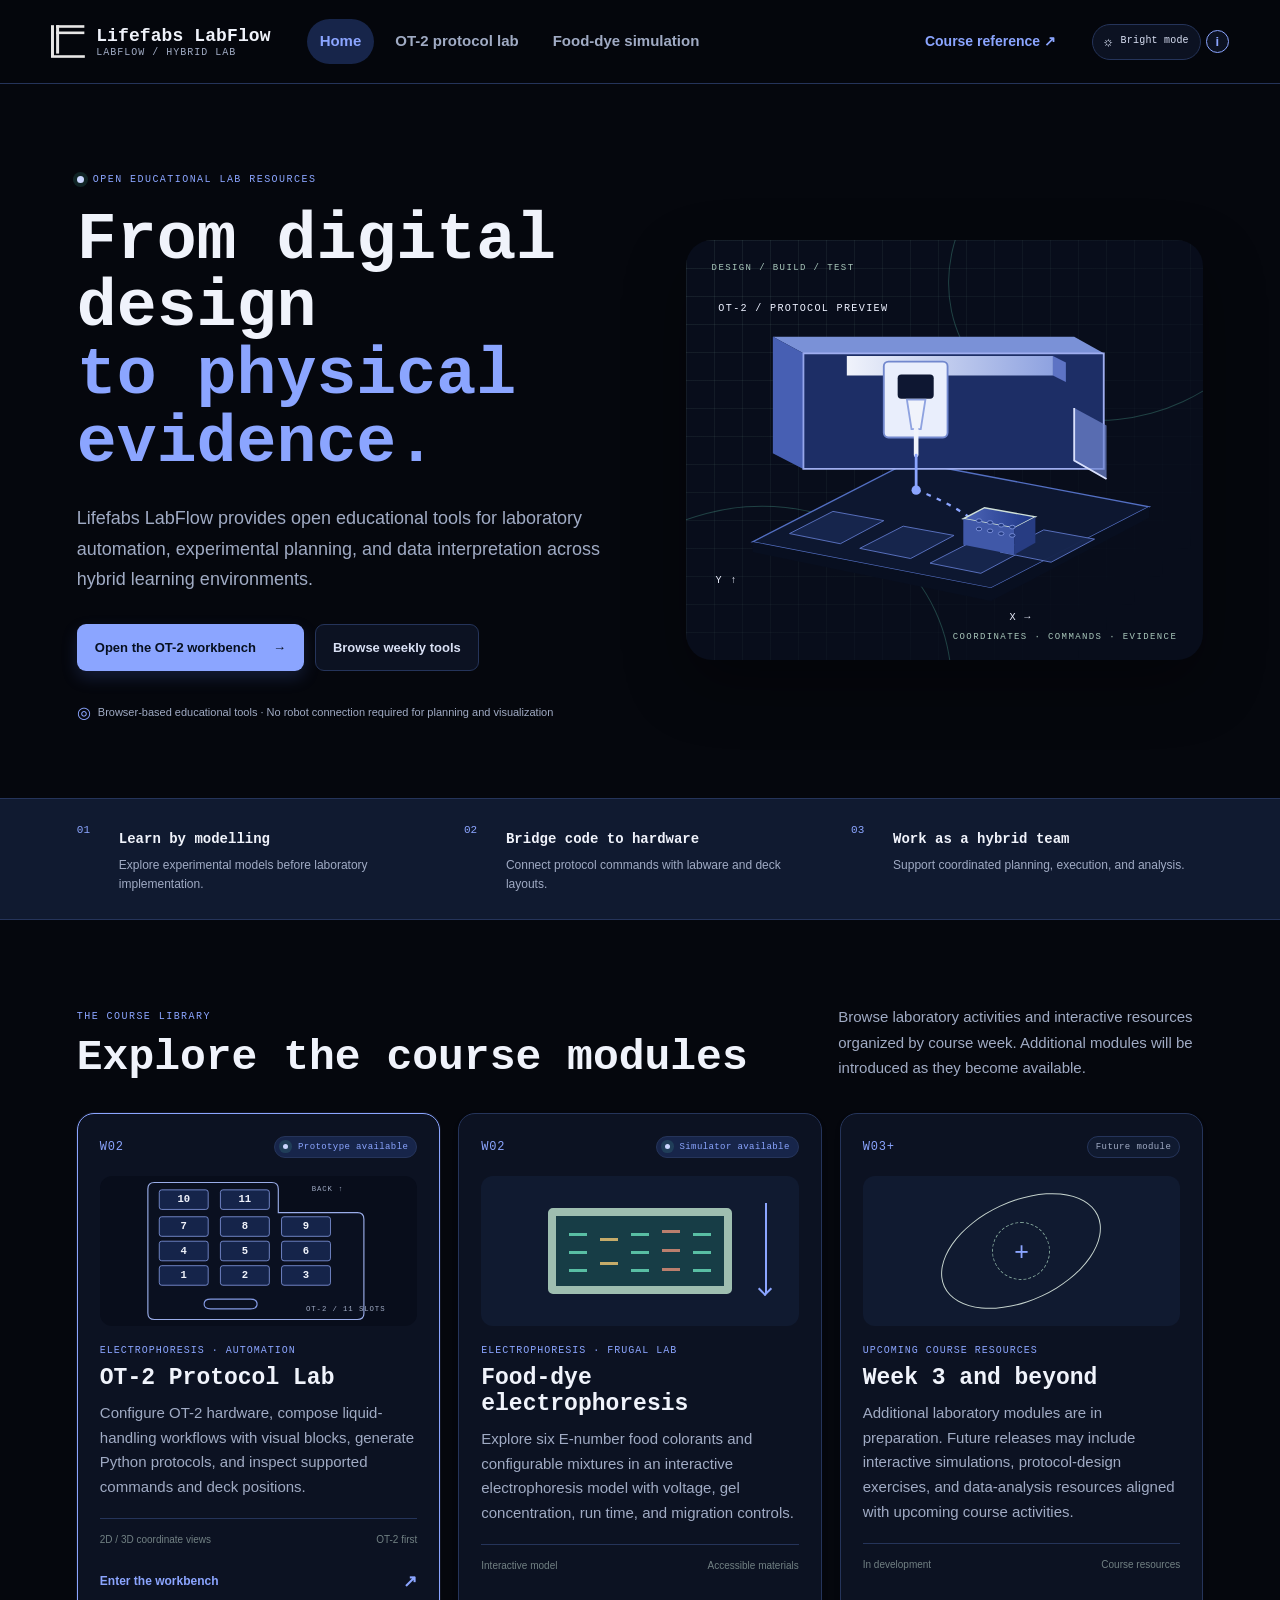
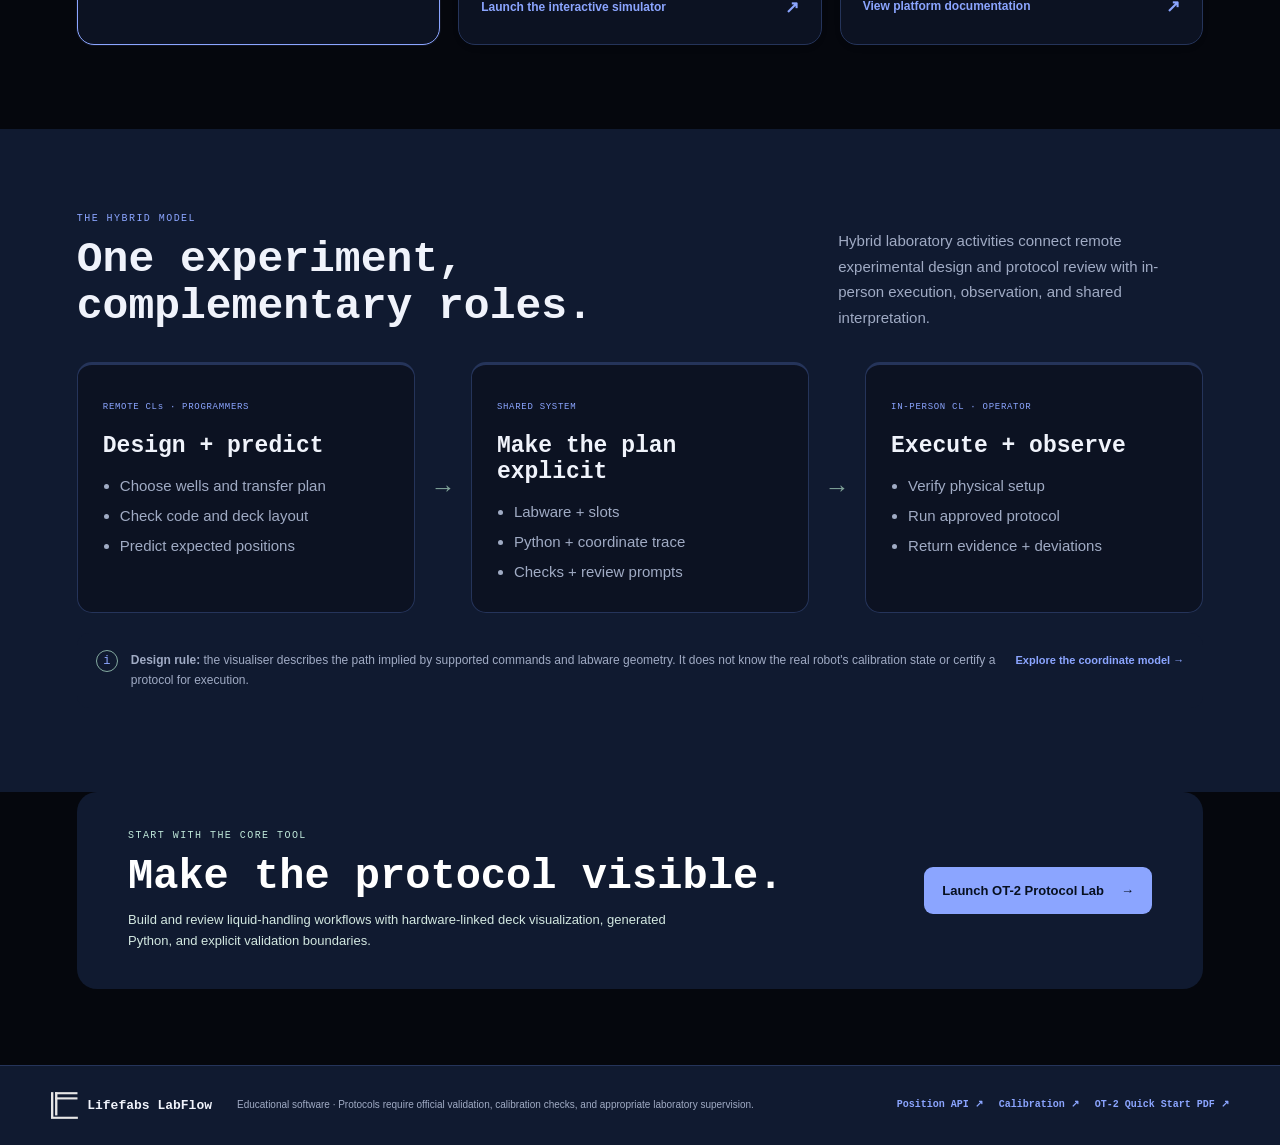
<file: index.html>
<!doctype html>
<html lang="en" data-theme="dark">
<head>
  <script>try{const t=localStorage.getItem("lifefabs-theme");if(t==="light"||t==="dark")document.documentElement.dataset.theme=t}catch(e){}</script>
  <meta charset="utf-8">
  <meta name="viewport" content="width=device-width, initial-scale=1">
  <meta name="theme-color" content="#05070d">
  <meta name="description" content="LifeFabs weekly simulations and protocol-to-robot learning tools.">
  <title>Lifefabs LabFlow — Hybrid Lab Tools</title>
  <link rel="stylesheet" href="styles.css">
  <link rel="stylesheet" href="styles-theme.css">
  <link rel="stylesheet" href="styles-ui-clarity.css">
  <script src="js/theme.js" defer></script>
  <script src="js/tool-guide.js" defer></script>
</head>
<body>
  <header class="site-header">
    <a class="brand" href="index.html" aria-label="Lifefabs LabFlow home">
      <img class="brand-logo" src="assets/lifefabs-logo-light.svg" data-logo-dark="assets/lifefabs-logo-light.svg" data-logo-light="assets/lifefabs-logo-dark.svg" alt="">
      <span><strong>Lifefabs LabFlow</strong><small>LABFLOW / HYBRID LAB</small></span>
    </a>
    <nav class="top-nav" aria-label="Main navigation">
      <a class="active" href="index.html">Home</a>
      <a href="ot2.html">OT-2 protocol lab</a>
      <a href="food-dyes.html">Food-dye simulation</a>
    </nav>
    <a class="header-link" href="https://pages.htgaa.org/2026a/course-pages/weeks/index.print.html" target="_blank" rel="noreferrer">Course reference <span aria-hidden="true">↗</span></a>
      <button class="theme-toggle" data-theme-toggle type="button" aria-label="Switch to bright theme" aria-pressed="false"><span class="theme-toggle-icon" aria-hidden="true">☼</span><span class="theme-toggle-label">Bright mode</span></button>
  </header>

  <main>
    <section class="hero home-hero">
      <div class="hero-copy">
        <p class="eyebrow"><span class="status-dot"></span> OPEN EDUCATIONAL LAB RESOURCES</p>
        <h1>From digital design<br><em>to physical evidence.</em></h1>
        <p class="hero-lede">Lifefabs LabFlow provides open educational tools for laboratory automation, experimental planning, and data interpretation across hybrid learning environments.</p>
        <div class="hero-actions">
          <a class="button button-primary" href="ot2.html">Open the OT-2 workbench <span>→</span></a>
          <a class="button button-quiet" href="#weeks">Browse weekly tools</a>
        </div>
        <div class="hero-footnote"><span class="tiny-lock">◎</span> Browser-based educational tools · No robot connection required for planning and visualization</div>
      </div>
      <div class="hero-art" aria-label="Abstract illustration of a robot moving a pipette between labware">
        <div class="art-grid"></div>
        <div class="art-label label-top">DESIGN / BUILD / TEST</div>
        <svg class="robot-art" viewBox="0 0 560 410" role="img" aria-label="Illustrated pipette gantry, deck slots and liquid-handling path">
          <defs>
            <linearGradient id="gantryGrad" x1="0" x2="1"><stop offset="0" stop-color="#f0f3fb"/><stop offset="1" stop-color="#8ea2e0"/></linearGradient>
            <linearGradient id="plateGrad" x1="0" x2="0.9"><stop offset="0" stop-color="#4e66b8"/><stop offset="1" stop-color="#223a8a"/></linearGradient>
          </defs>
          <path d="M72 305 L330 355 L501 267 L242 218 Z" fill="#0d1730" stroke="#536fc2" stroke-width="1.5"/>
          <path d="M72 305 L72 316 L330 369 L330 355 Z" fill="#080f20"/>
          <path d="M330 355 L501 267 L501 279 L330 369 Z" fill="#080f20"/>
          <g opacity="0.96">
            <path d="M112 296 l47 -24 l55 10 l-47 25 Z" fill="#17264e" stroke="#617acc"/>
            <path d="M188 312 l47 -24 l55 10 l-47 25 Z" fill="#17264e" stroke="#617acc"/>
            <path d="M264 328 l47 -24 l55 10 l-47 25 Z" fill="#17264e" stroke="#617acc"/>
            <path d="M340 316 l47 -24 l55 10 l-47 25 Z" fill="#17264e" stroke="#617acc"/>
          </g>
          <path d="M94 83 L420 83 L452 101 L127 101 Z" fill="#7a91d7"/>
          <path d="M94 83 L127 101 L127 226 L94 209 Z" fill="#334d9e"/>
          <path d="M127 101 L452 101 L452 226 L127 226 Z" fill="#1d2e66" stroke="#9faef0" stroke-width="2"/>
          <path d="M94 83 L94 209 L127 226 L127 101 Z" fill="#647bd1" opacity="0.4"/>
          <path d="M174 104 L397 104 L397 125 L174 125 Z" fill="url(#gantryGrad)"/>
          <path d="M397 104 L411 111 L411 132 L397 125 Z" fill="#5d73c4"/>
          <rect x="214" y="110" width="69" height="82" rx="5" fill="#e9eefc" stroke="#7288ce" stroke-width="2"/>
          <rect x="229" y="124" width="39" height="26" rx="4" fill="#0e1732"/>
          <path d="M239 151 L259 151 L254 183 L244 183 Z" fill="#f0f3fb" stroke="#8ea2e0" stroke-width="2"/>
          <path d="M249 183 L249 211" stroke="#f0f3fb" stroke-width="5" stroke-linecap="round"/>
          <path d="M249 211 L249 244" stroke="#8ba5ff" stroke-width="3" stroke-linecap="round"/>
          <circle cx="249" cy="249" r="5" fill="#8ba5ff"/>
          <path d="M249 249 Q295 265 334 300" fill="none" stroke="#8ba5ff" stroke-width="2.5" stroke-dasharray="5 7"/>
          <circle cx="334" cy="300" r="8" fill="#8ba5ff" fill-opacity="0.2" stroke="#8ba5ff" stroke-width="2"/>
          <path d="M300 280 L355 290 L378 278 L323 268 Z" fill="url(#plateGrad)" stroke="#d0e1d8" stroke-width="1.5"/>
          <path d="M300 280 L300 308 L355 319 L355 290 Z" fill="#4058a8"/>
          <path d="M355 290 L378 278 L378 306 L355 319 Z" fill="#273c82"/>
          <g fill="#243b81" stroke="#7a90db" stroke-width="1">
            <ellipse cx="317" cy="282" rx="3" ry="2"/><ellipse cx="329" cy="284" rx="3" ry="2"/><ellipse cx="341" cy="287" rx="3" ry="2"/><ellipse cx="353" cy="289" rx="3" ry="2"/>
            <ellipse cx="317" cy="291" rx="3" ry="2"/><ellipse cx="329" cy="293" rx="3" ry="2"/><ellipse cx="341" cy="296" rx="3" ry="2"/><ellipse cx="353" cy="298" rx="3" ry="2"/>
          </g>
          <path d="M420 160 l35 19 l0 58 l-35 -19 z" fill="#7186d2" opacity="0.7"/>
          <path d="M420 160 L420 217 L455 237" fill="none" stroke="#d9e0fc" stroke-width="2"/>
          <g fill="#edf1ff" font-family="monospace" font-size="11" letter-spacing="1.4">
            <text x="35" y="55">OT-2 / PROTOCOL PREVIEW</text>
            <text x="350" y="390">X →</text>
            <text x="32" y="350">Y ↑</text>
          </g>
        </svg>
        <div class="art-label label-bottom">COORDINATES · COMMANDS · EVIDENCE</div>
        <div class="art-orbit orbit-a"></div><div class="art-orbit orbit-b"></div>
      </div>
    </section>

    <section class="value-strip" aria-label="Project principles">
      <div><span class="strip-index">01</span><strong>Learn by modelling</strong><p>Explore experimental models before laboratory implementation.</p></div>
      <div><span class="strip-index">02</span><strong>Bridge code to hardware</strong><p>Connect protocol commands with labware and deck layouts.</p></div>
      <div><span class="strip-index">03</span><strong>Work as a hybrid team</strong><p>Support coordinated planning, execution, and analysis.</p></div>
    </section>

    <section class="section-block" id="weeks">
      <div class="section-heading">
        <div><p class="eyebrow">THE COURSE LIBRARY</p><h2>Explore the course modules</h2></div>
        <p class="section-aside">Browse laboratory activities and interactive resources organized by course week. Additional modules will be introduced as they become available.</p>
      </div>
      <div class="week-grid">
        <article class="week-card week-card-featured">
          <div class="week-card-top"><span class="week-number">W02</span><span class="tag tag-live"><span class="status-dot"></span> Prototype available</span></div>
          <div class="week-illustration week-illustration-robot" aria-hidden="true">
            <svg class="deck-card-svg" viewBox="0 0 340 184" role="img" aria-label="Schematic of the OT-2's eleven deck slots">
              <path class="deck-outline" d="M42 8 H186 Q194 8 194 16 V45 H291 Q299 45 299 53 V169 Q299 176 291 176 H42 Q34 176 34 168 V16 Q34 8 42 8 Z"/>
              <g class="deck-slot"><rect x="48" y="17" width="60" height="24" rx="3"/><rect x="123" y="17" width="60" height="24" rx="3"/>
                <rect x="48" y="50" width="60" height="24" rx="3"/><rect x="123" y="50" width="60" height="24" rx="3"/><rect x="198" y="50" width="60" height="24" rx="3"/>
                <rect x="48" y="80" width="60" height="24" rx="3"/><rect x="123" y="80" width="60" height="24" rx="3"/><rect x="198" y="80" width="60" height="24" rx="3"/>
                <rect x="48" y="110" width="60" height="24" rx="3"/><rect x="123" y="110" width="60" height="24" rx="3"/><rect x="198" y="110" width="60" height="24" rx="3"/></g>
              <g class="slot-label"><text x="78" y="29">10</text><text x="153" y="29">11</text>
                <text x="78" y="62">7</text><text x="153" y="62">8</text><text x="228" y="62">9</text>
                <text x="78" y="92">4</text><text x="153" y="92">5</text><text x="228" y="92">6</text>
                <text x="78" y="122">1</text><text x="153" y="122">2</text><text x="228" y="122">3</text></g>
              <path class="deck-front" d="M111 151 H160 Q168 151 168 157 Q168 163 160 163 H111 Q103 163 103 157 Q103 151 111 151 Z"/>
              <text class="deck-meta" x="235" y="19">BACK ↑</text><text class="deck-meta" x="228" y="165">OT-2 / 11 SLOTS</text>
            </svg>
          </div>
          <p class="card-kicker">Electrophoresis · Automation</p>
          <h3>OT-2 Protocol Lab</h3>
          <p>Configure OT-2 hardware, compose liquid-handling workflows with visual blocks, generate Python protocols, and inspect supported commands and deck positions.</p>
          <div class="card-meta"><span>2D / 3D coordinate views</span><span>OT-2 first</span></div>
          <a class="card-link" href="ot2.html">Enter the workbench <span>↗</span></a>
        </article>
        <article class="week-card">
          <div class="week-card-top"><span class="week-number">W02</span><span class="tag tag-live"><span class="status-dot"></span> Simulator available</span></div>
          <div class="week-illustration week-illustration-gel" aria-hidden="true"><div class="gel-lanes"><span></span><span></span><span></span><span></span><span></span></div><div class="gel-arrow"></div></div>
          <p class="card-kicker">Electrophoresis · Frugal lab</p>
          <h3>Food-dye electrophoresis</h3>
          <p>Explore six E-number food colorants and configurable mixtures in an interactive electrophoresis model with voltage, gel concentration, run time, and migration controls.</p>
          <div class="card-meta"><span>Interactive model</span><span>Accessible materials</span></div>
          <a class="card-link" href="food-dyes.html">Launch the interactive simulator <span>↗</span></a>
        </article>
        <article class="week-card week-card-muted">
          <div class="week-card-top"><span class="week-number">W03+</span><span class="tag">Future module</span></div>
          <div class="week-illustration week-illustration-empty" aria-hidden="true"><div class="empty-ring">+</div><div class="empty-orbit"></div></div>
          <p class="card-kicker">Upcoming course resources</p>
          <h3>Week 3 and beyond</h3>
          <p>Additional laboratory modules are in preparation. Future releases may include interactive simulations, protocol-design exercises, and data-analysis resources aligned with upcoming course activities.</p>
          <div class="card-meta"><span>In development</span><span>Course resources</span></div>
          <a class="card-link" href="setup.html">View platform documentation <span>↗</span></a>
        </article>
      </div>
    </section>

    <section class="section-block workflow-section">
      <div class="section-heading">
        <div><p class="eyebrow">THE HYBRID MODEL</p><h2>One experiment, complementary roles.</h2></div>
        <p class="section-aside">Hybrid laboratory activities connect remote experimental design and protocol review with in-person execution, observation, and shared interpretation.</p>
      </div>
      <div class="role-flow">
        <div class="role-card role-programmer"><span class="role-label">REMOTE CLs · PROGRAMMERS</span><h3>Design + predict</h3><ul><li>Choose wells and transfer plan</li><li>Check code and deck layout</li><li>Predict expected positions</li></ul></div>
        <div class="role-arrow" aria-hidden="true">→</div>
        <div class="role-card role-robot"><span class="role-label">SHARED SYSTEM</span><h3>Make the plan explicit</h3><ul><li>Labware + slots</li><li>Python + coordinate trace</li><li>Checks + review prompts</li></ul></div>
        <div class="role-arrow" aria-hidden="true">→</div>
        <div class="role-card role-operator"><span class="role-label">IN-PERSON CL · OPERATOR</span><h3>Execute + observe</h3><ul><li>Verify physical setup</li><li>Run approved protocol</li><li>Return evidence + deviations</li></ul></div>
      </div>
      <div class="principle-note"><span class="note-icon">i</span><p><strong>Design rule:</strong> the visualiser describes the path implied by supported commands and labware geometry. It does not know the real robot's calibration state or certify a protocol for execution.</p><a href="ot2.html">Explore the coordinate model →</a></div>
    </section>

    <section class="final-cta">
      <div><p class="eyebrow">START WITH THE CORE TOOL</p><h2>Make the protocol visible.</h2><p>Build and review liquid-handling workflows with hardware-linked deck visualization, generated Python, and explicit validation boundaries.</p></div>
      <a class="button button-light" href="ot2.html">Launch OT-2 Protocol Lab <span>→</span></a>
    </section>
  </main>

  <footer class="site-footer">
    <div class="footer-brand"><img class="brand-logo" src="assets/lifefabs-logo-light.svg" data-logo-dark="assets/lifefabs-logo-light.svg" data-logo-light="assets/lifefabs-logo-dark.svg" alt=""><strong>Lifefabs LabFlow</strong></div>
    <p>Educational software · Protocols require official validation, calibration checks, and appropriate laboratory supervision.</p>
    <div class="footer-links"><a href="https://docs.opentrons.com/python-api/robot-position/" target="_blank" rel="noreferrer">Position API ↗</a><a href="https://docs.opentrons.com/ot-2/calibration/robot-calibration/" target="_blank" rel="noreferrer">Calibration ↗</a><a href="assets/ot2-quick-start-guide.pdf" target="_blank">OT-2 Quick Start PDF ↗</a></div>
  </footer>
</body>
</html>
</file>
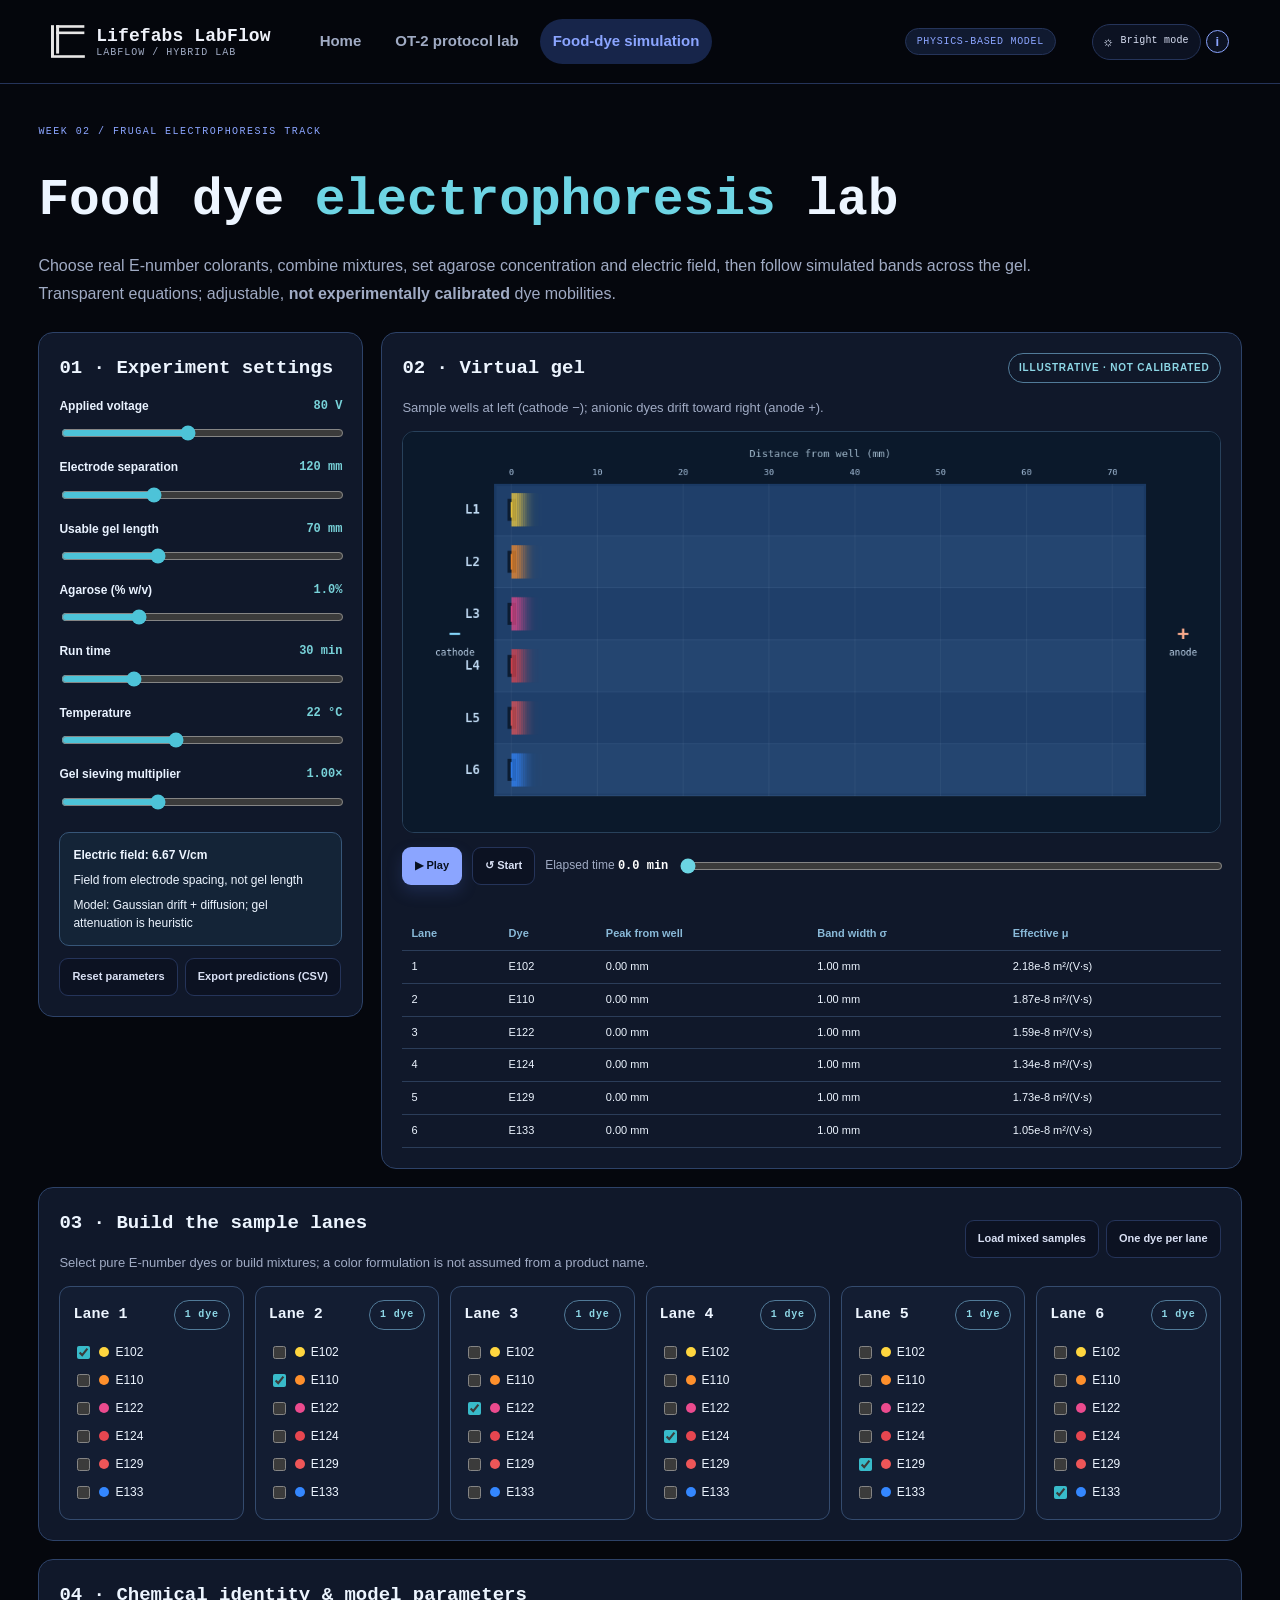
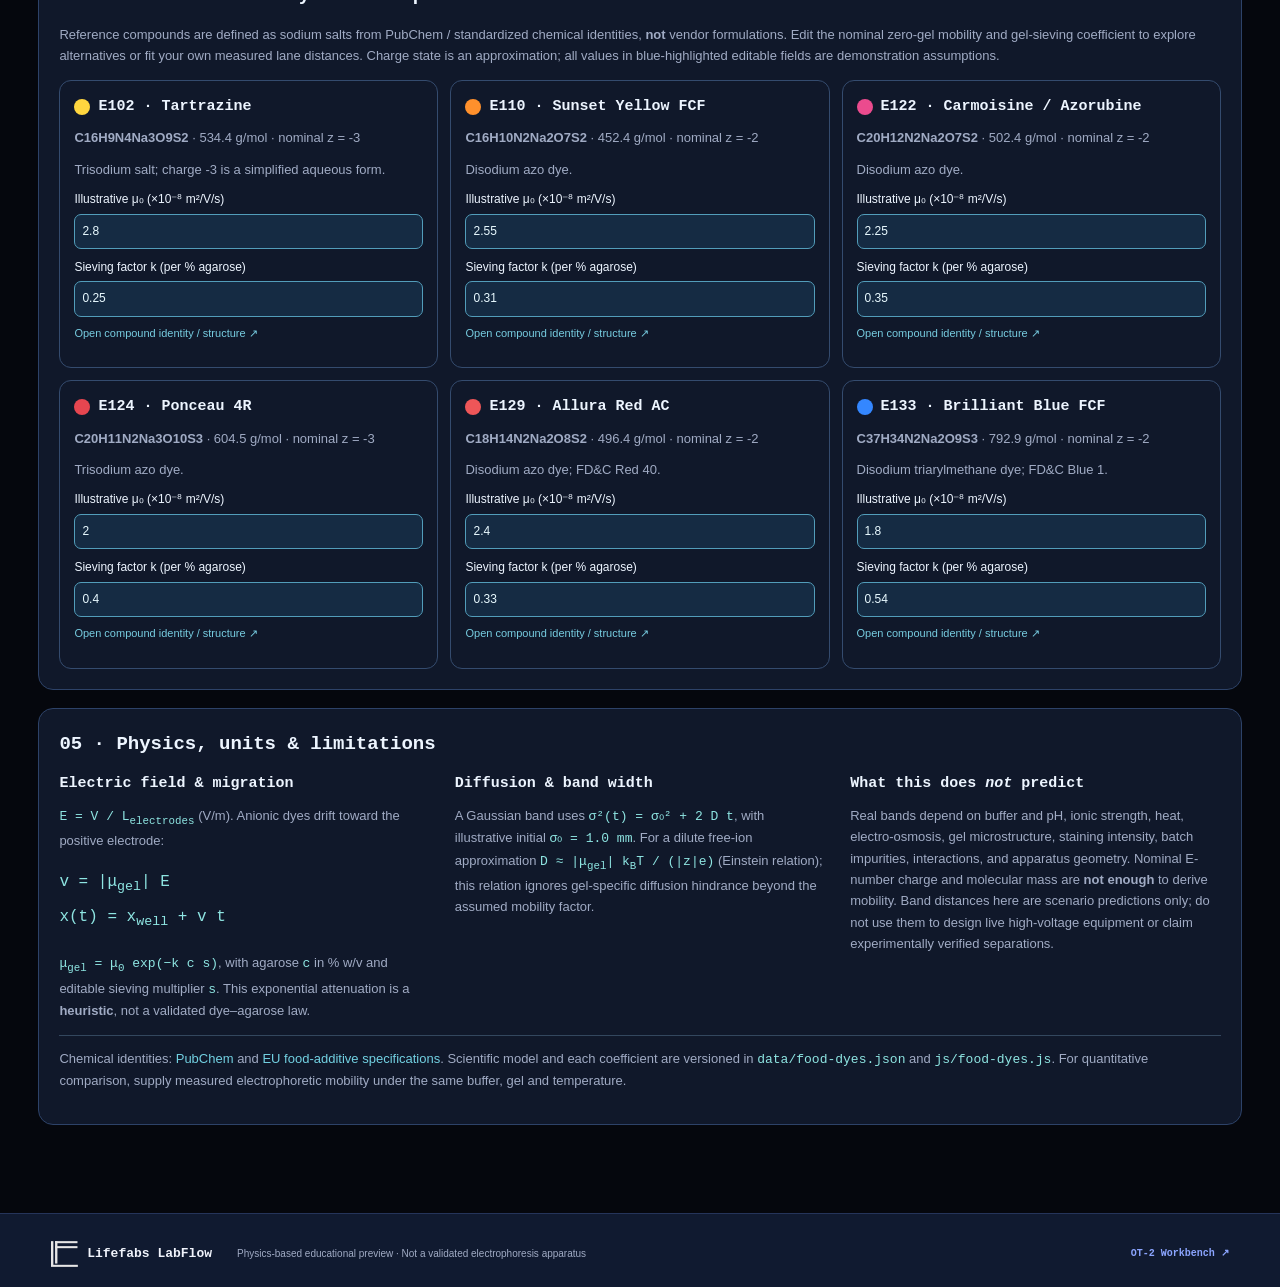
<file: food-dyes.html>
<!doctype html>
<html lang="en" data-theme="dark">
<head>
  <script>try{const t=localStorage.getItem('lifefabs-theme');if(t==='light'||t==='dark')document.documentElement.dataset.theme=t}catch(e){}</script>
  <meta charset="utf-8"><meta name="viewport" content="width=device-width,initial-scale=1"><meta name="theme-color" content="#05070d">
  <title>Food Dye Electrophoresis Simulator — Lifefabs LabFlow</title>
  <link rel="stylesheet" href="styles.css"><link rel="stylesheet" href="styles-theme.css"><link rel="stylesheet" href="styles-ui-clarity.css"><link rel="stylesheet" href="styles-food-dyes.css">
  <script src="js/theme.js" defer></script><script src="js/tool-guide.js" defer></script><script src="js/food-dyes.js" defer></script>
</head>
<body>
<header class="site-header"><a class="brand" href="index.html"><img class="brand-logo" src="assets/lifefabs-logo-light.svg" data-logo-dark="assets/lifefabs-logo-light.svg" data-logo-light="assets/lifefabs-logo-dark.svg" alt=""><span><strong>Lifefabs LabFlow</strong><small>LABFLOW / HYBRID LAB</small></span></a><nav class="top-nav" aria-label="Main navigation"><a href="index.html">Home</a><a href="ot2.html">OT-2 protocol lab</a><a class="active" href="food-dyes.html">Food-dye simulation</a></nav><span class="header-chip">PHYSICS-BASED MODEL</span><button class="theme-toggle" data-theme-toggle type="button" aria-label="Switch theme" aria-pressed="false"><span class="theme-toggle-icon">☼</span><span class="theme-toggle-label">Bright mode</span></button></header>
<main class="dye-main">
 <section class="dye-hero"><p class="eyebrow">WEEK 02 / FRUGAL ELECTROPHORESIS TRACK</p><h1>Food dye <em>electrophoresis</em> lab</h1><p>Choose real E-number colorants, combine mixtures, set agarose concentration and electric field, then follow simulated bands across the gel. Transparent equations; adjustable, <strong>not experimentally calibrated</strong> dye mobilities.</p></section>
 <div class="dye-layout">
  <section class="dye-controls dye-panel" aria-labelledby="conditionsTitle">
    <h2 id="conditionsTitle">01 · Experiment settings</h2>
    <div class="dye-fields">
      <label>Applied voltage <span class="dye-readout" id="voltageOut">80 V</span><input type="range" id="dyeVoltage" min="0" max="180" step="5" value="80"></label>
      <label>Electrode separation <span class="dye-readout" id="spacingOut">120 mm</span><input type="range" id="dyeSpacing" min="60" max="250" step="5" value="120"></label>
      <label>Usable gel length <span class="dye-readout" id="lengthOut">70 mm</span><input type="range" id="dyeLength" min="30" max="150" step="5" value="70"></label>
      <label>Agarose (% w/v) <span class="dye-readout" id="agaroseOut">1.0%</span><input type="range" id="dyeAgarose" min="0.3" max="3" step="0.1" value="1"></label>
      <label>Run time <span class="dye-readout" id="durationOut">30 min</span><input type="range" id="dyeDuration" min="1" max="120" step="1" value="30"></label>
      <label>Temperature <span class="dye-readout" id="temperatureOut">22 °C</span><input type="range" id="dyeTemperature" min="10" max="40" step="1" value="22"></label>
      <label>Gel sieving multiplier <span class="dye-readout" id="sievingOut">1.00×</span><input type="range" id="dyeSieving" min="0" max="3" step="0.1" value="1"></label>
    </div>
    <div class="dye-derived" id="dyeDerived" aria-live="polite"></div>
    <div class="dye-controls-actions"><button class="button button-outline button-small" type="button" id="dyeReset">Reset parameters</button><button class="button button-outline button-small" type="button" id="dyeExport">Export predictions (CSV)</button></div>
  </section>
  <section class="dye-panel dye-simulator" aria-labelledby="gelTitle"><div class="dye-panel-title"><div><h2 id="gelTitle">02 · Virtual gel</h2><p>Sample wells at left (cathode −); anionic dyes drift toward right (anode +).</p></div><span class="dye-mode-chip">ILLUSTRATIVE · NOT CALIBRATED</span></div>
    <div class="dye-canvas-wrap"><canvas id="dyeGelCanvas" width="1040" height="510" role="img" aria-label="Simulated six-lane food dye electrophoresis gel"></canvas></div>
    <div class="dye-playback"><button type="button" id="dyePlay" class="button button-primary button-small">▶ Play</button><button type="button" id="dyeRestart" class="button button-outline button-small">↺ Start</button><label for="dyeTime">Elapsed time <strong id="dyeTimeText">0.0 min</strong></label><input type="range" id="dyeTime" min="0" max="30" value="0" step="0.1" aria-label="Elapsed simulation time"></div>
    <div id="dyeWarning" class="dye-warning" role="status"></div>
    <div class="dye-predictions" id="dyePredictions" aria-live="polite"></div>
  </section>
 </div>
 <section class="dye-panel dye-samples" aria-labelledby="samplesTitle"><div class="dye-panel-title"><div><h2 id="samplesTitle">03 · Build the sample lanes</h2><p>Select pure E-number dyes or build mixtures; a color formulation is not assumed from a product name.</p></div><div class="dye-controls-actions"><button type="button" class="button button-outline button-small" id="dyeDemoMix">Load mixed samples</button><button type="button" class="button button-outline button-small" id="dyePureLanes">One dye per lane</button></div></div><div class="dye-sample-grid" id="dyeSamples"></div></section>
 <section class="dye-panel dye-catalogue" aria-labelledby="catalogTitle"><h2 id="catalogTitle">04 · Chemical identity &amp; model parameters</h2><p>Reference compounds are defined as sodium salts from PubChem / standardized chemical identities, <strong>not</strong> vendor formulations. Edit the nominal zero-gel mobility and gel-sieving coefficient to explore alternatives or fit your own measured lane distances. Charge state is an approximation; all values in blue-highlighted editable fields are demonstration assumptions.</p><div id="dyeCatalog" class="dye-catalog-grid"></div></section>
 <section class="dye-panel dye-science" aria-labelledby="modelTitle"><h2 id="modelTitle">05 · Physics, units &amp; limitations</h2>
  <div class="dye-science-grid"><article><h3>Electric field &amp; migration</h3><p><code>E = V / L<sub>electrodes</sub></code> (V/m). Anionic dyes drift toward the positive electrode:</p><p class="dye-equation"><code>v = |μ<sub>gel</sub>| E</code><br><code>x(t) = x<sub>well</sub> + v t</code></p><p><code>μ<sub>gel</sub> = μ<sub>0</sub> exp(−k c s)</code>, with agarose <code>c</code> in % w/v and editable sieving multiplier <code>s</code>. This exponential attenuation is a <strong>heuristic</strong>, not a validated dye–agarose law.</p></article>
  <article><h3>Diffusion &amp; band width</h3><p>A Gaussian band uses <code>σ²(t) = σ₀² + 2 D t</code>, with illustrative initial <code>σ₀ = 1.0 mm</code>. For a dilute free-ion approximation <code>D ≈ |μ<sub>gel</sub>| k<sub>B</sub>T / (|z|e)</code> (Einstein relation); this relation ignores gel-specific diffusion hindrance beyond the assumed mobility factor.</p></article>
  <article><h3>What this does <em>not</em> predict</h3><p>Real bands depend on buffer and pH, ionic strength, heat, electro-osmosis, gel microstructure, staining intensity, batch impurities, interactions, and apparatus geometry. Nominal E-number charge and molecular mass are <strong>not enough</strong> to derive mobility. Band distances here are scenario predictions only; do not use them to design live high-voltage equipment or claim experimentally verified separations.</p></article>
  </div>
  <p class="dye-source-line">Chemical identities: <a href="https://pubchem.ncbi.nlm.nih.gov/" target="_blank" rel="noreferrer">PubChem</a> and <a href="https://eur-lex.europa.eu/eli/reg/2012/231/oj" target="_blank" rel="noreferrer">EU food-additive specifications</a>. Scientific model and each coefficient are versioned in <code>data/food-dyes.json</code> and <code>js/food-dyes.js</code>. For quantitative comparison, supply measured electrophoretic mobility under the same buffer, gel and temperature.</p>
 </section>
</main>
<footer class="site-footer"><div class="footer-brand"><img class="brand-logo" src="assets/lifefabs-logo-light.svg" data-logo-dark="assets/lifefabs-logo-light.svg" data-logo-light="assets/lifefabs-logo-dark.svg" alt=""><strong>Lifefabs LabFlow</strong></div><p>Physics-based educational preview · Not a validated electrophoresis apparatus</p><div class="footer-links"><a href="ot2.html">OT-2 Workbench ↗</a></div></footer>
</body></html>
</file>
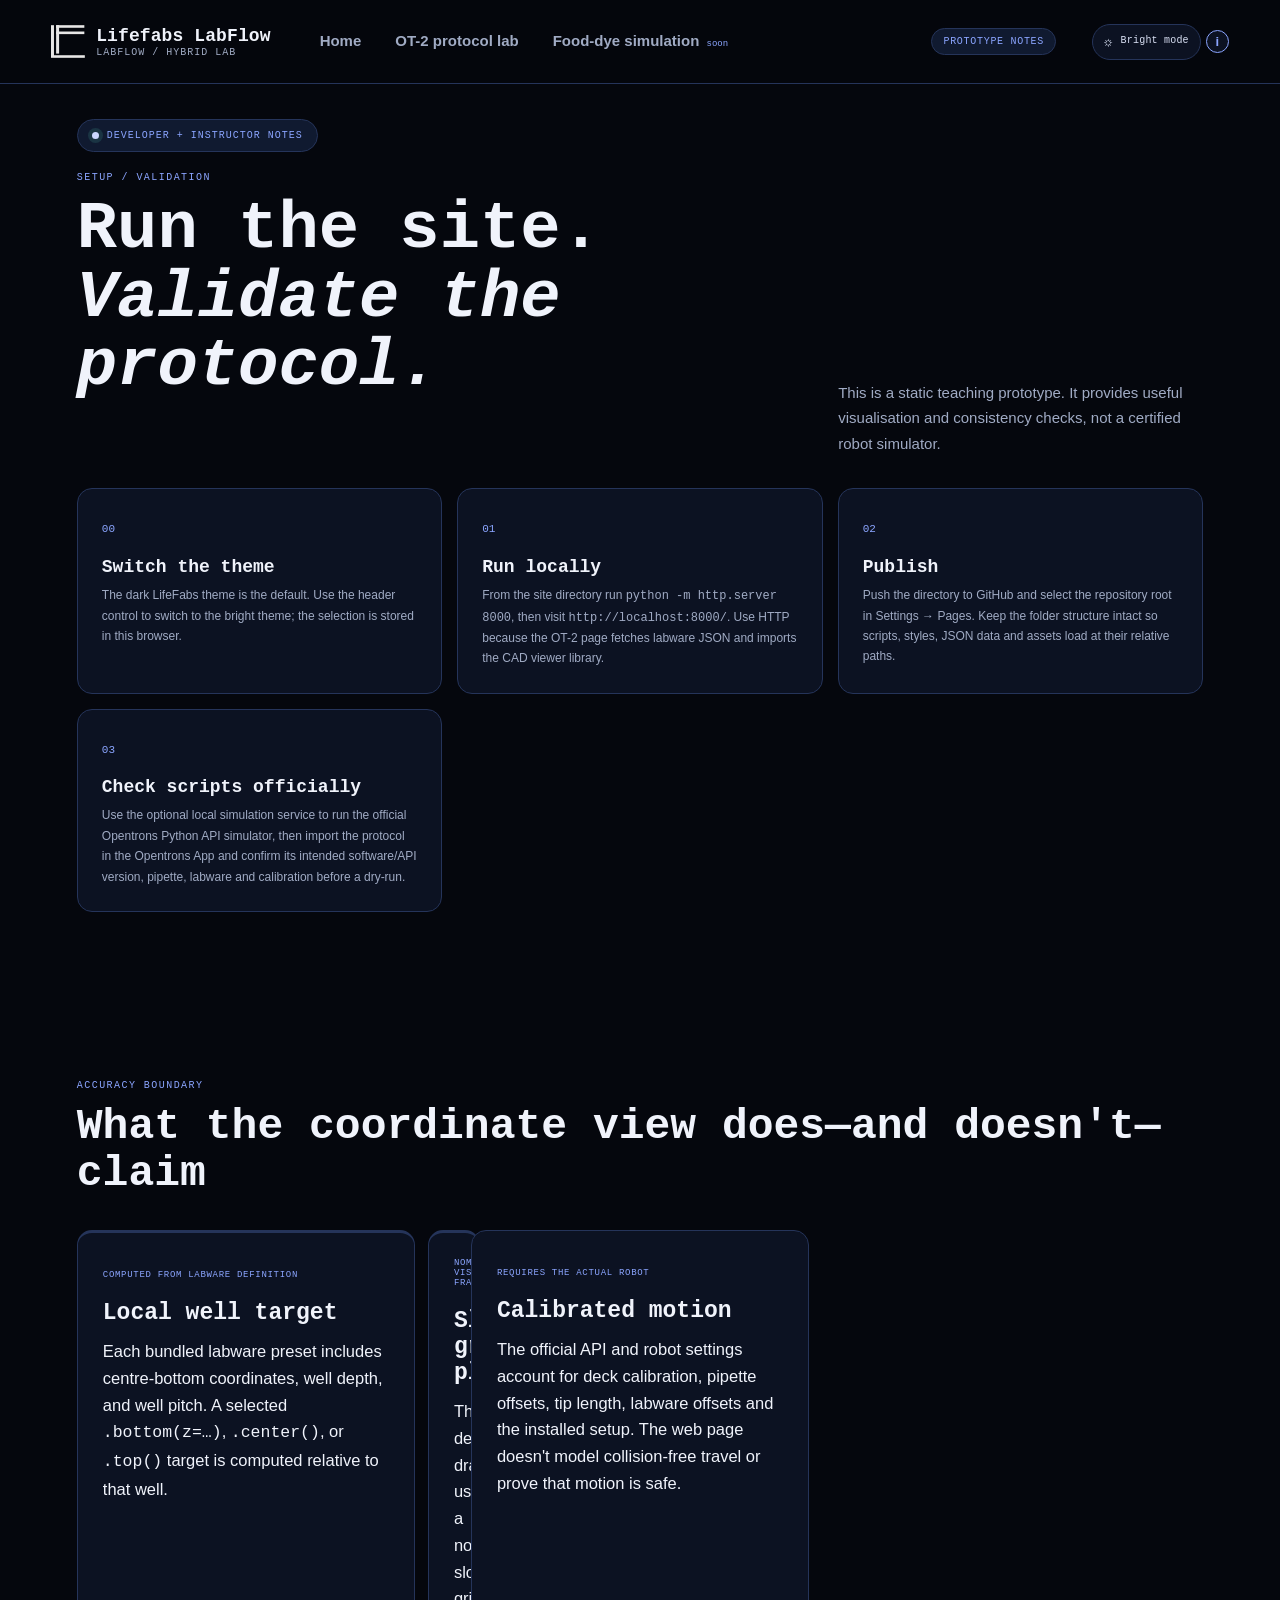
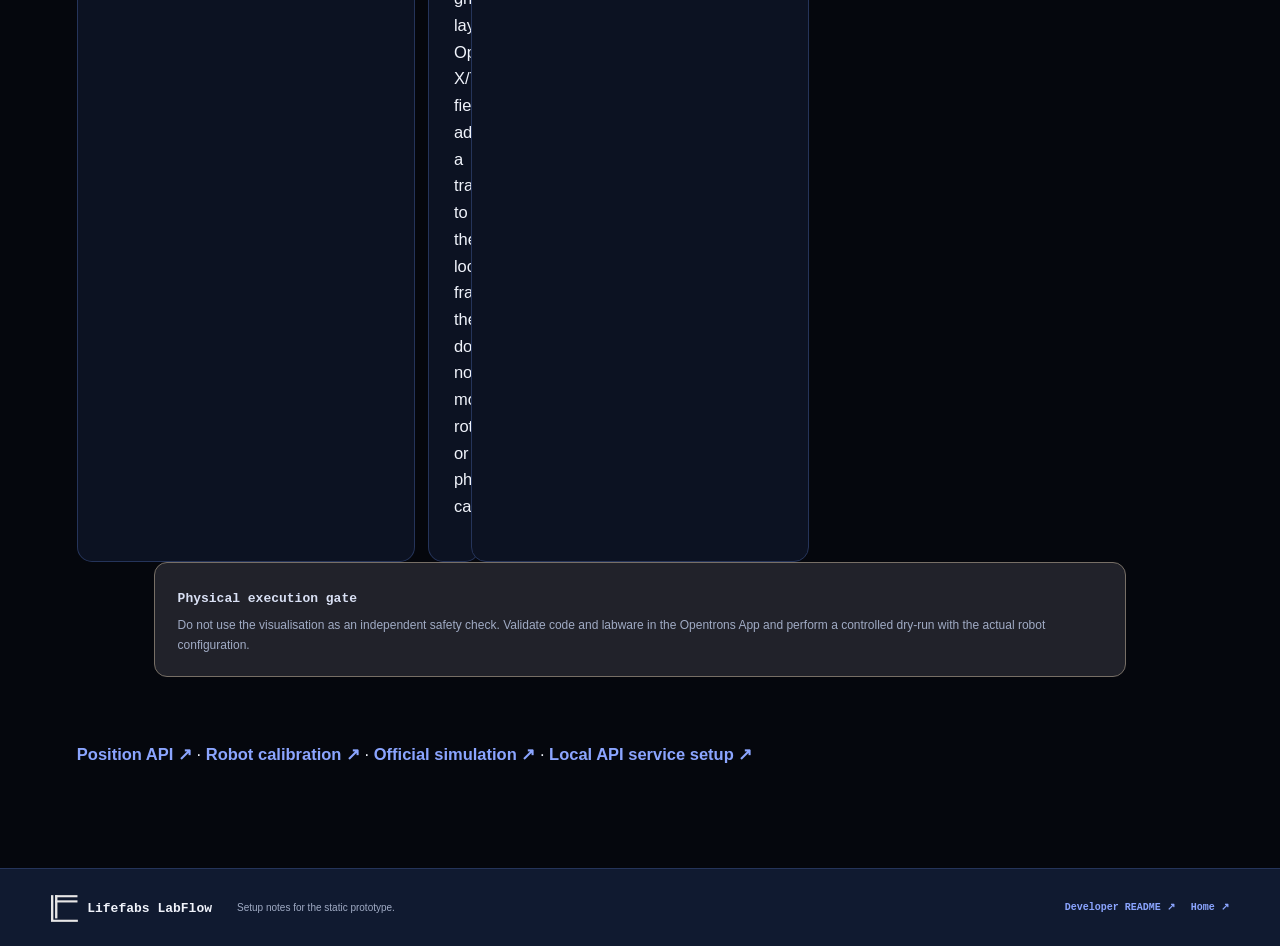
<file: setup.html>
<!doctype html>
<html lang="en" data-theme="dark">
<head>
  <script>try{const t=localStorage.getItem("lifefabs-theme");if(t==="light"||t==="dark")document.documentElement.dataset.theme=t}catch(e){}</script>
  <meta charset="utf-8">
  <meta name="viewport" content="width=device-width, initial-scale=1">
  <meta name="theme-color" content="#05070d">
  <meta name="description" content="How to run, publish and validate Lifefabs LabFlow.">
  <title>Setup & validation — Lifefabs LabFlow</title>
  <link rel="stylesheet" href="styles.css">
  <link rel="stylesheet" href="styles-theme.css">
  <link rel="stylesheet" href="styles-ui-clarity.css">
  <script src="js/theme.js" defer></script>
  <script src="js/tool-guide.js" defer></script>
</head>
<body>
  <header class="site-header">
    <a class="brand" href="index.html"><img class="brand-logo" src="assets/lifefabs-logo-light.svg" data-logo-dark="assets/lifefabs-logo-light.svg" data-logo-light="assets/lifefabs-logo-dark.svg" alt=""><span><strong>Lifefabs LabFlow</strong><small>LABFLOW / HYBRID LAB</small></span></a>
    <nav class="top-nav" aria-label="Main navigation"><a href="index.html">Home</a><a href="ot2.html">OT-2 protocol lab</a><a href="food-dyes.html">Food-dye simulation <span class="nav-soon">soon</span></a></nav>
    <span class="header-chip">PROTOTYPE NOTES</span>
      <button class="theme-toggle" data-theme-toggle type="button" aria-label="Switch to bright theme" aria-pressed="false"><span class="theme-toggle-icon" aria-hidden="true">☼</span><span class="theme-toggle-label">Bright mode</span></button>
  </header>
  <main class="placeholder-main">
    <div class="placeholder-label"><span class="status-dot"></span> DEVELOPER + INSTRUCTOR NOTES</div>
    <section class="section-block" style="padding-top:20px">
      <div class="section-heading"><div><p class="eyebrow">SETUP / VALIDATION</p><h1 style="font-size:clamp(2.4rem,6vw,4.2rem);letter-spacing:-.05em;line-height:1.02">Run the site.<br><em>Validate the protocol.</em></h1></div><p class="section-aside">This is a static teaching prototype. It provides useful visualisation and consistency checks, not a certified robot simulator.</p></div>
      <div class="planned-grid">
        <article><span class="plan-number">00</span><h3>Switch the theme</h3><p>The dark LifeFabs theme is the default. Use the header control to switch to the bright theme; the selection is stored in this browser.</p></article>
        <article><span class="plan-number">01</span><h3>Run locally</h3><p>From the site directory run <code>python -m http.server 8000</code>, then visit <code>http://localhost:8000/</code>. Use HTTP because the OT-2 page fetches labware JSON and imports the CAD viewer library.</p></article>
        <article><span class="plan-number">02</span><h3>Publish</h3><p>Push the directory to GitHub and select the repository root in Settings → Pages. Keep the folder structure intact so scripts, styles, JSON data and assets load at their relative paths.</p></article>
        <article><span class="plan-number">03</span><h3>Check scripts officially</h3><p>Use the optional local simulation service to run the official Opentrons Python API simulator, then import the protocol in the Opentrons App and confirm its intended software/API version, pipette, labware and calibration before a dry-run.</p></article>
      </div>
    </section>
    <section class="section-block">
      <div class="section-heading"><div><p class="eyebrow">ACCURACY BOUNDARY</p><h2>What the coordinate view does—and doesn't—claim</h2></div></div>
      <div class="role-flow">
        <article class="role-card role-programmer"><span class="role-label">COMPUTED FROM LABWARE DEFINITION</span><h3>Local well target</h3><p>Each bundled labware preset includes centre-bottom coordinates, well depth, and well pitch. A selected <code>.bottom(z=…)</code>, <code>.center()</code>, or <code>.top()</code> target is computed relative to that well.</p></article>
        <article class="role-card role-operator"><span class="role-label">NOMINAL VISUALISATION FRAME</span><h3>Slot-grid placement</h3><p>The deck drawing uses a nominal slot-grid layout. Optional X/Y/Z fields add a translation to the local frame; they do not model rotation or physical calibration.</p></article>
        <article class="role-card role-shared"><span class="role-label">REQUIRES THE ACTUAL ROBOT</span><h3>Calibrated motion</h3><p>The official API and robot settings account for deck calibration, pipette offsets, tip length, labware offsets and the installed setup. The web page doesn't model collision-free travel or prove that motion is safe.</p></article>
      </div>
      <div class="warning-box"><strong>Physical execution gate</strong><p>Do not use the visualisation as an independent safety check. Validate code and labware in the Opentrons App and perform a controlled dry-run with the actual robot configuration.</p></div>
      <p style="margin-top:20px"><a class="reference-link" href="https://docs.opentrons.com/python-api/robot-position/" target="_blank" rel="noreferrer">Position API ↗</a> · <a class="reference-link" href="https://docs.opentrons.com/ot-2/calibration/robot-calibration/" target="_blank" rel="noreferrer">Robot calibration ↗</a> · <a class="reference-link" href="https://docs.opentrons.com/python-api/reference/execute-simulate/" target="_blank" rel="noreferrer">Official simulation ↗</a> · <a class="reference-link" href="simulation-service/README.md">Local API service setup ↗</a></p>
    </section>
  </main>
  <footer class="site-footer"><div class="footer-brand"><img class="brand-logo" src="assets/lifefabs-logo-light.svg" data-logo-dark="assets/lifefabs-logo-light.svg" data-logo-light="assets/lifefabs-logo-dark.svg" alt=""><strong>Lifefabs LabFlow</strong></div><p>Setup notes for the static prototype.</p><div class="footer-links"><a href="README.md">Developer README ↗</a><a href="index.html">Home ↗</a></div></footer>
</body>
</html>
</file>
<file: styles.css>
:root{--ink:#f0f3fb;--ink-2:#d9e0f4;--muted:#a0abc4;--paper:#05070d;--card:#0c1222;--line:#25345a;--teal:#8ba5ff;--teal-bright:#cbd6ff;--mint:#17254a;--blue:#15244a;--amber:#f1c878;--coral:#ff9587;--shadow:0 18px 48px rgba(0,0,0,.35);--radius:22px;--mono:Consolas,'Courier New',monospace;--sans:Bahnschrift,'Segoe UI',Arial,sans-serif;--display:Consolas,'Courier New',monospace}
*{box-sizing:border-box}html{scroll-behavior:smooth}body{margin:0;background:var(--paper);color:var(--ink);font-family:var(--sans);font-size:16px;line-height:1.6}a{color:inherit;text-decoration:none}button,input,select,textarea{font:inherit}button,a,select,input{outline-color:var(--teal)}button{cursor:pointer}button:disabled{cursor:not-allowed;opacity:.45}.site-header{height:82px;display:flex;align-items:center;gap:36px;padding:0 clamp(20px,4vw,66px);border-bottom:1px solid var(--line);background:rgba(255,255,255,.84);position:sticky;top:0;z-index:50;backdrop-filter:blur(18px)}.brand{display:flex;align-items:center;gap:12px;white-space:nowrap}.brand strong{display:block;font:800 19px var(--display);letter-spacing:-.7px}.brand small{display:block;font:10px var(--mono);letter-spacing:1px;color:var(--muted);margin-top:1px}.brand-mark{width:31px;height:31px;display:inline-flex;align-items:flex-end;justify-content:center;gap:3px;background:var(--ink);padding:7px 6px;border-radius:9px;flex-shrink:0}.brand-mark span{width:4px;border-radius:4px;background:var(--teal-bright);display:block}.brand-mark span:nth-child(1){height:9px}.brand-mark span:nth-child(2){height:16px}.brand-mark span:nth-child(3){height:12px}.top-nav{display:flex;align-items:center;gap:8px;flex:1}.top-nav a{padding:10px 13px;border-radius:99px;color:var(--muted);font-size:13px;font-weight:600;white-space:nowrap}.top-nav a:hover,.top-nav a.active{background:var(--mint);color:var(--teal)}.nav-soon{font:9px var(--mono);margin-left:3px;color:var(--teal)}.header-link{white-space:nowrap;font-size:12px;font-weight:700;color:var(--teal)}.header-chip{margin-left:auto;border:1px solid #d6e6dd;border-radius:999px;color:var(--teal);background:#eff8f2;padding:7px 11px;font:10px var(--mono);letter-spacing:.7px}.hero{display:grid;grid-template-columns:minmax(0,1fr) minmax(440px,.95fr);gap:5vw;align-items:center;padding:clamp(48px,7vw,100px) clamp(20px,6vw,94px) 72px;overflow:hidden}.home-hero{min-height:600px}.eyebrow{display:flex;align-items:center;gap:9px;font:10px var(--mono);text-transform:uppercase;letter-spacing:1.45px;color:var(--teal);margin:0 0 22px}.status-dot{display:inline-block;width:7px;height:7px;background:var(--teal-bright);border-radius:50%;box-shadow:0 0 0 4px rgba(85,197,173,.15)}h1,h2,h3,p{margin-top:0}.hero h1,.placeholder-hero h1{font:700 clamp(43px,5.2vw,74px)/1.02 var(--display);letter-spacing:-3.6px;margin:0 0 25px}.hero h1 em,.placeholder-hero h1 em{font-style:normal;color:var(--teal)}.hero-lede{font-size:17px;line-height:1.7;color:var(--muted);max-width:605px;margin-bottom:29px}.hero-actions{display:flex;gap:11px;flex-wrap:wrap;align-items:center}.button{min-height:45px;padding:12px 17px;display:inline-flex;gap:17px;align-items:center;justify-content:center;border:1px solid transparent;border-radius:9px;font-size:13px;font-weight:700;transition:transform .15s,box-shadow .15s}.button:hover{transform:translateY(-1px)}.button-primary{background:var(--teal);color:white;box-shadow:0 7px 14px rgba(20,124,115,.15)}.button-primary:hover{background:#0d6b64}.button-quiet{color:var(--ink-2);border-color:var(--line);background:rgba(255,255,255,.55)}.button-quiet:hover{border-color:#a9c9bd;background:white}.button-light{background:#f8f6ed;color:var(--ink);white-space:nowrap}.hero-footnote{font-size:11px;color:var(--muted);margin-top:29px;display:flex;align-items:center;gap:7px}.tiny-lock{font-size:16px;color:var(--teal)}.hero-art{position:relative;min-height:420px;display:grid;place-items:center;background:var(--ink);border-radius:26px;overflow:hidden;box-shadow:0 24px 60px rgba(20,42,50,.17)}.art-grid{position:absolute;inset:0;background-image:linear-gradient(rgba(140,185,170,.11) 1px,transparent 1px),linear-gradient(90deg,rgba(140,185,170,.11) 1px,transparent 1px);background-size:28px 28px;mask-image:linear-gradient(135deg,black,transparent 88%)}.robot-art{position:relative;width:100%;max-width:580px;z-index:2}.art-label{position:absolute;z-index:3;color:#a9c7bb;font:9px var(--mono);letter-spacing:1.4px}.label-top{top:23px;left:26px}.label-bottom{bottom:18px;right:26px}.art-orbit{position:absolute;border:1px solid rgba(103,214,186,.26);border-radius:50%;width:68%;height:72%;transform:rotate(-25deg)}.orbit-a{right:-18%;top:-30%}.orbit-b{left:-28%;bottom:-54%;width:80%;height:90%}.value-strip{background:#e9f0e8;padding:25px clamp(20px,6vw,94px);display:grid;grid-template-columns:repeat(3,1fr);gap:35px;border-top:1px solid var(--line);border-bottom:1px solid var(--line)}.value-strip>div{position:relative;padding-left:42px}.strip-index{position:absolute;left:0;top:0;color:var(--teal);font:11px var(--mono)}.value-strip strong{font:700 14px var(--display)}.value-strip p{font-size:12px;color:var(--muted);margin:5px 0 0}.section-block{padding:84px clamp(20px,6vw,94px)}.section-heading{display:flex;justify-content:space-between;gap:30px;align-items:flex-end;margin-bottom:32px}.section-heading .eyebrow{margin-bottom:12px}.section-heading h2{font:700 clamp(29px,3.5vw,43px)/1.1 var(--display);letter-spacing:-1.8px;margin:0}.section-aside{max-width:365px;font-size:13px;color:var(--muted);line-height:1.7;margin:0}.week-grid{display:grid;grid-template-columns:repeat(3,minmax(0,1fr));gap:18px}.week-card{padding:22px;border:1px solid var(--line);background:var(--card);border-radius:17px;min-width:0;box-shadow:0 3px 12px rgba(20,42,50,.025);transition:transform .15s,box-shadow .15s}.week-card:hover{transform:translateY(-3px);box-shadow:var(--shadow)}.week-card-featured{border-color:#a7cfc1;box-shadow:0 0 0 1px rgba(20,124,115,.04)}.week-card-top{display:flex;align-items:center;justify-content:space-between;gap:8px}.week-number{font:12px var(--mono);color:var(--teal);letter-spacing:.8px}.tag{font:9px var(--mono);letter-spacing:.4px;padding:5px 8px;border-radius:99px;background:#eff2ef;color:#64767a;white-space:nowrap}.tag-live{background:var(--mint);color:var(--teal)}.tag-live .status-dot{width:5px;height:5px;margin-right:4px}.week-illustration{height:150px;margin:18px 0 19px;border-radius:12px;position:relative;overflow:hidden}.week-illustration-robot{background:#18343b;display:grid;place-items:center}.mini-deck{position:absolute;width:70%;height:45%;left:13%;bottom:18%;transform:skewY(-9deg);display:grid;grid-template-columns:repeat(3,1fr);gap:5px}.mini-deck span{background:#416c69;border:1px solid #86afa2;border-radius:4px}.mini-gantry{position:absolute;width:68%;height:10px;left:16%;top:28%;background:#b5cfc4;border-radius:5px}.mini-tip{position:absolute;left:52%;top:33%;height:42px;width:4px;background:#e7efe7;border-radius:2px}.mini-path{position:absolute;left:39%;top:55%;width:31%;height:25px;border-top:2px dashed #5bd1b3;border-radius:50%;transform:rotate(13deg)}.week-illustration-gel{background:#e5f0e9;display:flex;align-items:center;justify-content:center;gap:14px}.gel-lanes{height:86px;width:58%;background:#173d46;border:8px solid #9ebeb0;border-radius:5px;display:flex;gap:13px;padding:9px 13px}.gel-lanes span{flex:1;border-radius:2px;background:repeating-linear-gradient(to bottom,transparent 0 8px,#64d5b4 8px 11px,transparent 11px 18px);opacity:.85}.gel-lanes span:nth-child(2){background:repeating-linear-gradient(to bottom,transparent 0 13px,#e4bf70 13px 16px,transparent 16px 24px)}.gel-lanes span:nth-child(4){background:repeating-linear-gradient(to bottom,transparent 0 5px,#d78a74 5px 8px,transparent 8px 19px)}.gel-arrow{position:absolute;right:10%;top:18%;width:18px;height:61%;border-right:2px solid var(--teal)}.gel-arrow:after{content:'';position:absolute;right:-5px;bottom:0;width:8px;height:8px;border-right:2px solid var(--teal);border-bottom:2px solid var(--teal);transform:rotate(45deg)}.week-illustration-empty{background:#e9edeb;display:grid;place-items:center}.empty-ring{height:58px;width:58px;border:1px dashed #82a59a;border-radius:50%;display:grid;place-items:center;color:var(--teal);font-size:25px;z-index:2}.empty-orbit{position:absolute;height:100px;width:170px;border:1px solid #c6d4ce;border-radius:50%;transform:rotate(-25deg)}.card-kicker{font:10px var(--mono);text-transform:uppercase;letter-spacing:1px;color:var(--teal);margin-bottom:9px}.week-card h3{font:700 22px var(--display);letter-spacing:-.8px;margin:0 0 10px}.week-card>p:not(.card-kicker){font-size:13px;color:var(--muted);line-height:1.65;min-height:62px;margin-bottom:18px}.card-meta{display:flex;justify-content:space-between;gap:10px;flex-wrap:wrap;border-top:1px solid var(--line);padding:13px 0;color:#718083;font-size:10px}.card-link{display:flex;justify-content:space-between;align-items:center;margin-top:7px;color:var(--teal);font-size:12px;font-weight:700}.card-link span{font-size:17px}.workflow-section{background:#edf3ed}.role-flow{display:grid;grid-template-columns:minmax(0,1fr) 30px minmax(0,1fr) 30px minmax(0,1fr);align-items:stretch;gap:13px}.role-card{padding:25px;border-radius:15px;background:white;border:1px solid var(--line)}.role-card h3{font:700 22px var(--display);letter-spacing:-.9px;margin:16px 0 12px}.role-card ul{padding-left:17px;color:var(--muted);font-size:12px;line-height:2;margin:0}.role-label{display:inline-block;color:var(--teal);font:9px var(--mono);letter-spacing:.7px}.role-programmer{border-top:3px solid #5bb8a2}.role-robot{border-top:3px solid #658bc3}.role-operator{border-top:3px solid #df9d66}.role-arrow{display:grid;place-items:center;color:#80a399;font-size:25px}.principle-note{margin-top:20px;padding:17px 19px;background:#dfece3;border-radius:12px;display:flex;align-items:flex-start;gap:13px}.note-icon{width:22px;height:22px;border:1px solid #84aaa0;border-radius:50%;display:grid;place-items:center;color:var(--teal);font:12px var(--mono);flex-shrink:0}.principle-note p{font-size:12px;line-height:1.7;color:#526d6a;margin:0;flex:1}.principle-note a{font-size:11px;color:var(--teal);font-weight:700;white-space:nowrap;margin-top:2px}.final-cta{margin:0 clamp(20px,6vw,94px) 76px;background:var(--teal);border-radius:20px;padding:38px clamp(24px,4vw,54px);display:flex;justify-content:space-between;gap:30px;align-items:center;color:white}.final-cta .eyebrow{color:#bfe8da;margin-bottom:12px}.final-cta h2{font:700 clamp(28px,3.5vw,42px) var(--display);letter-spacing:-1.5px;margin:0 0 8px}.final-cta p:not(.eyebrow){margin:0;color:#d3e8e1;font-size:13px;max-width:580px}.site-footer{border-top:1px solid var(--line);padding:26px clamp(20px,4vw,66px);display:flex;align-items:center;gap:25px;flex-wrap:wrap;background:#fff}.footer-brand{display:flex;align-items:center;gap:9px;font:700 13px var(--display);white-space:nowrap}.footer-brand .brand-mark{width:24px;height:24px;padding:5px 4px;border-radius:6px}.footer-brand .brand-mark span{width:3px}.footer-brand .brand-mark span:nth-child(1){height:7px}.footer-brand .brand-mark span:nth-child(2){height:12px}.footer-brand .brand-mark span:nth-child(3){height:9px}.site-footer>p{font-size:10px;color:var(--muted);margin:0;flex:1}.footer-links{display:flex;gap:16px;flex-wrap:wrap}.footer-links a{font-size:10px;color:var(--teal);font-weight:600}.placeholder-main{min-height:80vh}.placeholder-hero{display:grid;grid-template-columns:1.05fr .95fr;gap:6vw;align-items:center;padding:76px clamp(20px,6vw,94px) 60px}.placeholder-label{margin:35px clamp(20px,6vw,94px) 0;padding:10px 14px;display:inline-flex;align-items:center;gap:8px;background:#e5f2e9;border-radius:99px;color:var(--teal);font:10px var(--mono);letter-spacing:1px}.placeholder-hero h1{font-size:clamp(42px,5vw,68px)}.dye-preview{height:360px;background:var(--ink);border-radius:20px;position:relative;display:flex;align-items:center;justify-content:center;overflow:hidden;box-shadow:var(--shadow)}.dye-gel{position:relative;width:63%;height:73%;background:linear-gradient(135deg,#173e49,#25515c);border:12px solid #8eafa3;border-radius:8px;display:flex;gap:15px;padding:23px 16px;box-shadow:inset 0 0 30px rgba(82,208,182,.1)}.dye-track{flex:1;border-top:2px solid rgba(226,244,235,.5);position:relative}.dye-track:before{content:'';position:absolute;top:-9px;left:50%;width:12px;height:4px;transform:translateX(-50%);background:#e8f4eb;border-radius:2px}.dye-track i{position:absolute;top:14%;left:0;right:0;height:18px;border-radius:3px;filter:blur(1px)}.dye-red{background:#df796e}.dye-blue{background:#4aa6db;top:37%!important}.dye-yellow{background:#e9cb67;top:57%!important}.dye-green{background:#5cd1a4;top:74%!important}.dye-electrode{position:absolute;z-index:2;border-radius:50%;width:34px;height:34px;display:grid;place-items:center;background:#f6f4e7;color:var(--ink);font:700 18px var(--mono)}.electrode-positive{left:8%;top:17%}.electrode-negative{right:8%;bottom:17%}.dye-preview-caption{position:absolute;bottom:17px;color:#b7d2c7;font:9px var(--mono);letter-spacing:.5px}.placeholder-plans{padding-top:44px}.planned-grid{display:grid;grid-template-columns:repeat(3,1fr);gap:15px}.planned-grid article{background:white;border:1px solid var(--line);padding:24px;border-radius:15px}.plan-number{font:11px var(--mono);color:var(--teal)}.planned-grid h3{font:700 18px var(--display);margin:17px 0 8px}.planned-grid p{font-size:12px;color:var(--muted);line-height:1.7;margin:0}.warning-box{margin:0 clamp(20px,6vw,94px) 64px;padding:20px 23px;border:1px solid #e5c99a;background:#fbf3e2;border-radius:13px}.warning-box strong{font:700 13px var(--display)}.warning-box p{font-size:12px;color:#79674a;line-height:1.65;margin:6px 0 0}
/* OT-2 workbench */
.lab-body{background:#f0f4f1}.lab-header{position:sticky}.workbench-hero{padding:35px clamp(18px,4vw,56px) 24px;display:flex;justify-content:space-between;gap:25px;align-items:flex-end}.workbench-hero .eyebrow{margin-bottom:9px}.workbench-hero h1{font:700 clamp(31px,4vw,46px)/1.07 var(--display);letter-spacing:-1.9px;margin:0 0 11px}.workbench-hero p:not(.eyebrow){color:var(--muted);max-width:790px;margin:0;font-size:13px;line-height:1.65}.hero-status{align-self:flex-start;display:flex;flex-direction:column;gap:5px;align-items:flex-end;white-space:nowrap}.hero-status .tag{padding:8px 10px}.hero-status small{color:var(--muted);font-size:10px}.status-warn{color:#966b29;background:#fff0d8}.workbench-tabs{display:flex;gap:6px;padding:0 clamp(18px,4vw,56px);border-bottom:1px solid var(--line)}.workbench-tabs button{border:0;background:transparent;padding:13px 16px;color:var(--muted);font-size:12px;font-weight:700;border-bottom:2px solid transparent}.workbench-tabs button.active{color:var(--teal);border-color:var(--teal)}.workbench-tabs button span{font:10px var(--mono);margin-left:4px;color:#81908e}.lab-main{padding:26px clamp(18px,4vw,56px) 70px;max-width:1800px;margin:0 auto}.workbench-layout{display:grid;grid-template-columns:minmax(310px,390px) minmax(0,1fr);gap:18px;align-items:start}.panel{background:white;border:1px solid var(--line);border-radius:16px;box-shadow:0 3px 12px rgba(20,42,50,.03);min-width:0;overflow:hidden}.panel-header{padding:17px 19px;border-bottom:1px solid var(--line);display:flex;justify-content:space-between;gap:12px;align-items:center}.panel-header h2{font:700 16px var(--display);letter-spacing:-.5px;margin:0}.panel-header p{font-size:10px;color:var(--muted);margin:4px 0 0}.panel-kicker{font:9px var(--mono);letter-spacing:.7px;color:var(--teal);text-transform:uppercase}.panel-body{padding:18px}.form-section{padding-bottom:18px;margin-bottom:18px;border-bottom:1px solid #edf1ed}.form-section:last-child{border-bottom:0;margin-bottom:0;padding-bottom:0}.form-section-title{display:flex;justify-content:space-between;align-items:center;font:700 12px var(--display);margin:0 0 12px}.form-section-title span{font:10px var(--mono);color:#82908b}.form-grid{display:grid;grid-template-columns:repeat(2,minmax(0,1fr));gap:12px}.field{display:flex;flex-direction:column;gap:5px;min-width:0}.field.full{grid-column:1/-1}.field label{font-size:10px;color:#5d7274;font-weight:700}.field small{font-size:9px;color:#82908b;line-height:1.45}.field input,.field select,.field textarea,.origin-fields input{width:100%;min-width:0;border:1px solid #cedbd3;border-radius:8px;background:#fbfcfa;color:var(--ink);padding:9px 10px;font-size:12px}.field input:focus,.field select:focus,.origin-fields input:focus{outline:2px solid rgba(20,124,115,.12);border-color:var(--teal)}.field select:disabled{opacity:.6}.input-inline{display:flex;align-items:center;gap:6px}.input-inline input{flex:1}.input-unit{font:10px var(--mono);color:#85948f}.form-actions{display:flex;gap:8px;align-items:center;flex-wrap:wrap;margin-top:17px}.button-small{padding:9px 12px;min-height:36px;font-size:11px}.button-outline{background:white;border-color:#cbd9d1;color:var(--ink)}.button-outline:hover{border-color:var(--teal);color:var(--teal)}.form-error{display:none;margin-top:12px;background:#fff0ec;color:#994431;border:1px solid #efc7bc;padding:11px 12px;border-radius:9px;font-size:11px;line-height:1.55}.form-error.show{display:block}.form-hint{font-size:10px;line-height:1.55;color:var(--muted);margin:10px 0 0}.sim-panel{display:flex;flex-direction:column}.view-switch{display:flex;gap:3px;background:#edf2ee;padding:4px;border-radius:8px}.view-switch button{border:0;background:transparent;color:var(--muted);font:10px var(--mono);padding:7px 9px;border-radius:6px}.view-switch button.active{background:white;color:var(--teal);box-shadow:0 1px 3px rgba(0,0,0,.08)}.visualization-container{background:#f9fbf8;position:relative;padding:10px 10px 0;min-height:390px;display:flex;align-items:center;justify-content:center;overflow:hidden}.visualization-container svg{width:100%;max-height:510px;height:auto;display:block}.viz-empty{position:absolute;inset:20px;display:none;place-items:center;text-align:center;color:var(--muted);font-size:12px}.legend-row{display:flex;flex-wrap:wrap;gap:13px;padding:14px 18px;border-bottom:1px solid var(--line);font-size:10px;color:var(--muted)}.legend-item{display:flex;align-items:center;gap:6px}.legend-dot{width:8px;height:8px;border-radius:2px;display:inline-block}.legend-source{background:#2a8c7f}.legend-destination{background:#668ac0}.legend-tips{background:#d8a35f}.legend-trash{background:#9ca7a2}.position-details{display:grid;grid-template-columns:minmax(0,1.2fr) minmax(220px,.8fr);gap:0;border-bottom:1px solid var(--line)}.target-card{padding:15px 18px;border-right:1px solid var(--line)}.target-card .label,.coordinate-card .label{font:9px var(--mono);letter-spacing:.7px;color:var(--muted);text-transform:uppercase;margin-bottom:6px}.target-name{font:700 14px var(--display);margin-bottom:5px}.target-note{font-size:10px;color:var(--muted);line-height:1.5}.coordinate-grid{display:grid;grid-template-columns:repeat(3,1fr);gap:6px}.coord-value{border-radius:8px;background:#f0f4f1;padding:9px 7px}.coord-value span{display:block;color:var(--muted);font:9px var(--mono)}.coord-value strong{font:600 13px var(--mono);display:block;margin-top:3px}.coordinate-card{padding:15px 18px}.coordinate-frame{font-size:9px;color:#9b6d27;margin-top:7px;line-height:1.4}.timeline-controls{padding:17px 18px;display:grid;grid-template-columns:auto minmax(0,1fr) auto;align-items:center;gap:13px}.icon-button{height:34px;width:34px;border:1px solid var(--line);background:white;border-radius:8px;color:var(--teal);font-size:15px;display:grid;place-items:center}.range-wrap{min-width:0}.range-head{display:flex;justify-content:space-between;gap:9px;font-size:10px;color:var(--muted);margin-bottom:5px}.range-head strong{font:10px var(--mono);color:var(--ink)}input[type=range]{width:100%;accent-color:var(--teal);cursor:pointer}.step-list{display:flex;gap:6px;overflow-x:auto;padding:0 18px 16px}.step-chip{border:1px solid var(--line);border-radius:7px;background:white;padding:7px 9px;font-size:9px;color:var(--muted);white-space:nowrap}.step-chip.active{background:var(--mint);color:var(--teal);border-color:#a8cfc1}.step-chip strong{font:10px var(--mono);margin-right:5px}.model-note{background:#e9f0ed;border-top:1px solid var(--line);padding:10px 18px;color:#58716b;font-size:10px;line-height:1.5}.lower-grid{display:grid;grid-template-columns:1fr 1fr;gap:18px;margin-top:18px}.code-panel,.analysis-panel{min-width:0}.code-toolbar{display:flex;gap:7px;align-items:center}.code-toolbar .button{min-height:30px;padding:6px 9px;font-size:10px}.code-area{display:block;width:100%;min-height:330px;resize:vertical;border:0;background:#132a31;color:#d9e8df;padding:18px;font:11px/1.7 var(--mono);tab-size:4;outline:none}.code-footer{display:flex;justify-content:space-between;align-items:center;gap:10px;flex-wrap:wrap;padding:11px 15px;background:#f7faf7;border-top:1px solid var(--line);font-size:10px;color:var(--muted)}.code-footer strong{color:var(--ink)}.analysis-body{padding:16px 18px}.analysis-summary{display:flex;align-items:center;gap:10px;margin-bottom:12px}.analysis-status{height:29px;width:29px;border-radius:50%;display:grid;place-items:center;background:#def2e8;color:var(--teal);font-weight:800}.analysis-status.warn{background:#fff0d8;color:#936b2f}.analysis-summary h3{font:700 13px var(--display);margin:0}.analysis-summary p{font-size:10px;color:var(--muted);margin:3px 0 0}.diagnostic-list{list-style:none;margin:0;padding:0;display:grid;gap:7px}.diagnostic-list li{display:flex;align-items:flex-start;gap:8px;background:#f7f9f6;border:1px solid #e7eee8;padding:9px 10px;border-radius:8px;color:#52676a;font-size:10px;line-height:1.5}.diag-icon{font:12px var(--mono);color:var(--teal);flex-shrink:0}.diagnostic-list li.warn .diag-icon{color:#ba7d2c}.source-intake{padding:17px 18px;border-bottom:1px solid var(--line);background:#fbfcfa}.source-intake-row{display:flex;align-items:center;gap:12px;flex-wrap:wrap}.source-intake input[type=file]{max-width:100%;font-size:11px}.source-intake p{font-size:10px;color:var(--muted);margin:9px 0 0;line-height:1.5}.hidden{display:none!important}.muted-text{color:var(--muted)}.inline-code{font-family:var(--mono);background:#eef3ef;border-radius:4px;padding:2px 4px;font-size:.9em}.coordinate-explainer{margin-top:18px;padding:20px;background:#e4ece7;border-radius:12px;display:grid;grid-template-columns:1fr 1fr;gap:22px}.coordinate-explainer h3{font:700 13px var(--display);margin:0 0 7px}.coordinate-explainer p{font-size:10px;color:#526d68;line-height:1.7;margin:0}.equation{font:12px var(--mono);margin:10px 0;color:var(--ink)}.reference-link{color:var(--teal);font-weight:700}.cad-view{width:100%;height:440px;position:relative;background:#f3f6f3;overflow:hidden}.cad-view canvas{display:block;width:100%;height:100%}.cad-loading{position:absolute;inset:0;display:grid;place-items:center;padding:20px;text-align:center;background:#f3f6f3;color:var(--muted);font-size:12px}.cad-disclaimer{padding:12px 18px;background:#fff2d9;color:#81632e;font-size:10px;line-height:1.5;border-top:1px solid #ead9b9}.labware-upload{margin-top:10px;border:1px dashed #b8cbc0;padding:12px;border-radius:9px;background:#f8fbf8}.labware-upload label{font-size:10px;color:var(--teal);font-weight:700;display:block;margin-bottom:5px}.labware-upload input{max-width:100%;font-size:10px}.site-footer.workbench-footer{background:#edf3ed}.kbd{font:9px var(--mono);padding:2px 5px;background:#edf2ee;border:1px solid #d8e2da;border-radius:4px}.disabled-note{color:#9b6d27}.builder-note{background:#e6f1eb;border:1px solid #c8e0d5;border-radius:8px;padding:10px 11px;font-size:10px;color:#466960;line-height:1.5}.slot-conflict{color:#b04b38}.mobile-caveat{display:none}
@media(max-width:1150px){.site-header{gap:18px}.top-nav{gap:0}.top-nav a{padding:9px 9px;font-size:12px}.header-link{display:none}.hero{grid-template-columns:1fr 1fr}.workbench-layout{grid-template-columns:minmax(285px,350px) minmax(0,1fr)}.position-details{grid-template-columns:1fr}.target-card{border-right:0;border-bottom:1px solid var(--line)}.week-grid{gap:13px}.week-card{padding:18px}}
@media(max-width:850px){.site-header{height:auto;min-height:75px;flex-wrap:wrap;padding:15px 20px;gap:14px}.top-nav{order:3;flex-basis:100%;overflow-x:auto}.top-nav a{padding:8px 11px}.hero,.placeholder-hero{grid-template-columns:1fr;padding-top:54px}.home-hero{min-height:auto}.hero-art{min-height:340px}.value-strip{gap:15px}.value-strip>div{padding-left:29px}.week-grid{grid-template-columns:repeat(2,minmax(0,1fr))}.week-card-muted{display:none}.role-flow{grid-template-columns:1fr}.role-arrow{transform:rotate(90deg);height:24px}.section-heading{align-items:flex-start;flex-direction:column;gap:12px}.section-aside{max-width:600px}.final-cta{align-items:flex-start;flex-direction:column}.workbench-layout{grid-template-columns:1fr}.builder-panel{order:1}.sim-panel{order:2}.lower-grid{grid-template-columns:1fr}.coordinate-explainer{grid-template-columns:1fr}.workbench-hero{align-items:flex-start;flex-direction:column}.hero-status{flex-direction:row;align-items:center}.form-grid{grid-template-columns:repeat(2,minmax(0,1fr))}.site-footer>p{flex-basis:100%;order:3}}
@media(max-width:560px){.brand strong{font-size:17px}.brand small{font-size:8px}.site-header{gap:12px}.top-nav a{font-size:11px}.hero h1,.placeholder-hero h1{font-size:46px;letter-spacing:-2.4px}.hero{gap:35px}.hero-art{min-height:285px}.robot-art{width:120%}.value-strip{grid-template-columns:1fr;gap:18px}.value-strip>div{padding-left:35px}.section-block{padding-top:58px;padding-bottom:58px}.week-grid{grid-template-columns:1fr}.week-card-muted{display:block}.week-card>p:not(.card-kicker){min-height:0}.role-card{padding:20px}.final-cta{margin-bottom:50px;padding:28px 22px}.footer-links{gap:11px}.placeholder-hero{padding-top:45px}.dye-preview{height:270px}.planned-grid{grid-template-columns:1fr}.placeholder-label{margin-top:20px}.warning-box{margin-bottom:40px}.lab-main{padding:15px 11px 45px}.workbench-tabs{padding:0 10px}.workbench-tabs button{font-size:10px;padding:12px 8px}.panel-header{padding:14px}.panel-body{padding:14px}.form-grid{grid-template-columns:1fr 1fr;gap:9px}.field input,.field select{padding:9px 7px;font-size:11px}.visualization-container{min-height:275px;padding:4px}.position-details{grid-template-columns:1fr}.coordinate-grid{gap:5px}.coord-value{padding:8px 6px}.coordinate-card,.target-card{padding:12px 14px}.timeline-controls{padding:13px;gap:8px}.step-list{padding:0 13px 13px}.code-area{font-size:10px;min-height:285px}.workbench-hero{padding:26px 18px 19px}.header-chip{font-size:9px}.mobile-caveat{display:block;font-size:10px;color:var(--muted)}}
</file>
<file: styles-theme.css>
/* LifeFabs Fieldnotes theme layer — dark-first, bright theme optional. */
:root {
  color-scheme: dark;
  --paper:#05070d; --page:#05070d; --card:#0c1222; --card-2:#101a30;
  --ink:#f0f3fb; --ink-2:#d9e0f4; --muted:#a0abc4; --line:#25345a;
  --teal:#8ba5ff; --teal-bright:#cbd6ff; --mint:#17254a; --blue:#15244a;
  --amber:#f1c878; --coral:#ff9587; --shadow:0 18px 48px rgba(0,0,0,.35);
  --mono:Consolas,'Courier New',monospace; --display:Consolas,'Courier New',monospace;
  --sans:Bahnschrift,'Segoe UI',Arial,sans-serif;
}
html[data-theme="light"] {
  color-scheme: light;
  --paper:#f7f8fc; --page:#f7f8fc; --card:#ffffff; --card-2:#edf1fb;
  --ink:#121a2b; --ink-2:#263454; --muted:#5d6880; --line:#d9e0ef;
  --teal:#152a68; --teal-bright:#5c79d0; --mint:#e8edfb; --blue:#dfe7fb;
  --amber:#8f641a; --coral:#a74337; --shadow:0 12px 34px rgba(21,42,104,.10);
}
html,body{background:var(--paper);color:var(--ink)}
body{font-family:var(--sans);}
h1,h2,h3,h4,h5,h6,.brand strong,.week-card h3,.role-card h3,.analysis-summary h3,.target-name,.section-heading h2,.panel-header h2,.hero h1,.placeholder-hero h1,.final-cta h2,.form-section-title{font-family:var(--display)!important;letter-spacing:normal!important}
.brand strong{font-size:18px;font-weight:700;letter-spacing:.1px!important}
.brand small,.eyebrow,.panel-kicker,.panel-header .panel-kicker,.form-section-title span,.week-number,.tag,.card-kicker,.role-label,.plan-number,.footer-links,.code-footer,.form-hint,.field small,.label,.theme-toggle,.nav-soon,.header-chip,.coordinate-frame,.target-card .label,.coordinate-card .label,.range-head strong,.view-switch button,.step-chip strong,.kbd{font-family:var(--mono)!important}
.site-header{background:color-mix(in srgb,var(--paper) 90%,transparent);border-color:var(--line);backdrop-filter:blur(18px)}
.top-nav a:hover,.top-nav a.active{background:var(--mint);color:var(--teal)}
.header-link,.card-link,.reference-link{color:var(--teal)}
.header-chip{border-color:var(--line);background:var(--card-2);color:var(--teal)}
.button-primary{background:var(--teal);color:#071020;box-shadow:0 7px 16px rgba(75,105,200,.22)}
html[data-theme="light"] .button-primary{color:#fff}
.button-primary:hover{background:var(--teal-bright)}
.button-quiet,.button-outline,.icon-button{background:var(--card);color:var(--ink-2);border-color:var(--line)}
.button-quiet:hover,.button-outline:hover,.icon-button:hover{background:var(--card-2);border-color:var(--teal);color:var(--teal)}
.button-light{background:var(--teal);color:#071020}
html[data-theme="light"] .button-light{color:#fff}
.hero-art{background:#080d1b;box-shadow:0 24px 60px rgba(0,0,0,.35)}
.value-strip,.workflow-section,.final-cta,.site-footer,.site-footer.workbench-footer{background:var(--card-2);border-color:var(--line)}
.value-strip{border-top-color:var(--line);border-bottom-color:var(--line)}
.value-strip p,.section-aside,.hero-lede,.hero-footnote,.week-card>p:not(.card-kicker),.role-card ul,.site-footer>p,.panel-header p,.analysis-summary p,.target-note,.form-hint,.source-intake p{color:var(--muted)}
.week-card,.role-card,.panel,.panel-header,.builder-panel,.sim-panel,.code-panel,.analysis-panel,.planned-grid article,.form-section,.source-intake,.coordinate-explainer,.target-card,.coordinate-card,.position-details,.timeline-controls,.step-list,.analysis-body,.labware-upload{background:var(--card);color:var(--ink);border-color:var(--line)}
.week-card-featured{border-color:var(--teal);box-shadow:0 0 0 1px rgba(139,165,255,.08)}
.week-illustration-robot{background:#080d1b!important}
.week-illustration-gel{background:var(--card-2)!important}
.week-illustration-empty{background:var(--card-2)!important}
.tag{background:var(--card-2);color:var(--muted);border:1px solid var(--line)}
.tag-live{background:var(--mint);color:var(--teal);border-color:var(--line)}
.role-card{background:var(--card);border-color:var(--line)}
.principle-note,.builder-note,.model-note,.coordinate-explainer{background:var(--card-2);color:var(--ink-2);border-color:var(--line)}
.principle-note p,.coordinate-explainer p,.model-note{color:var(--muted)}
.workbench-hero{background:var(--paper);color:var(--ink)}
.workbench-tabs{background:var(--paper);border-color:var(--line)}
.workbench-tabs button{color:var(--muted)}
.workbench-tabs button.active{background:var(--card);color:var(--teal);border-color:var(--line)}
.lab-main{background:var(--paper)}
.field input,.field select,.field textarea,.field input[type="number"],input[type="text"],input[type="url"],select,textarea{background:var(--paper);color:var(--ink);border-color:var(--line)}
.field input:focus,.field select:focus,.field textarea:focus,input:focus,select:focus,textarea:focus{border-color:var(--teal);outline-color:var(--teal)}
.form-error{background:color-mix(in srgb,var(--coral) 10%,var(--card));color:var(--coral);border-color:color-mix(in srgb,var(--coral) 45%,var(--line))}
.view-switch{background:var(--card-2)}
.view-switch button{color:var(--muted)}
.view-switch button.active{background:var(--card);color:var(--teal);box-shadow:0 1px 3px rgba(0,0,0,.18)}
.visualization-container,.cad-view,.cad-loading{background:#080d19;color:var(--ink-2)}
.coord-value,.step-chip,.diagnostic-list li,.code-footer,.source-intake,.inline-code,.kbd{background:var(--card-2);border-color:var(--line);color:var(--ink-2)}
.step-chip.active{background:var(--mint);color:var(--teal);border-color:var(--teal)}
.code-area{background:#060914;color:#e5ebff;border-color:var(--line)}
.coordinate-explainer{border:1px solid var(--line)}
.analysis-status{background:var(--mint);color:var(--teal)}
.analysis-status.warn{background:color-mix(in srgb,var(--amber) 12%,var(--card));color:var(--amber)}
.cad-disclaimer{background:color-mix(in srgb,var(--amber) 12%,var(--card));color:var(--amber);border-color:var(--line)}
.warning-box{background:color-mix(in srgb,var(--amber) 9%,var(--card));color:var(--ink-2);border-color:color-mix(in srgb,var(--amber) 40%,var(--line))}
.warning-box p{color:var(--muted)}
.dye-preview{background:#080d1b;color:var(--ink)}
.placeholder-main{color:var(--ink)}
.theme-toggle{display:inline-flex;align-items:center;justify-content:center;gap:8px;padding:8px 11px;border:1px solid var(--line);border-radius:999px;background:var(--card);color:var(--ink-2);font-size:10px;letter-spacing:.2px;white-space:nowrap;min-height:36px}
.theme-toggle:hover{border-color:var(--teal);color:var(--teal);background:var(--card-2)}
.theme-toggle-icon{font-size:14px;line-height:1}
.brand-logo{width:34px;height:34px;display:block;object-fit:contain;flex-shrink:0}
.footer-brand .brand-logo{width:27px;height:27px}
.brand{gap:11px}
.theme-toggle{margin-left:0}
.site-header .theme-toggle{flex-shrink:0}
.deck-card-svg{display:block;width:min(100%,350px);height:100%;max-height:150px;margin:auto}
.deck-card-svg .deck-outline{fill:#0a1020;stroke:#9aade9;stroke-width:1.4}
.deck-card-svg .deck-slot{fill:#15244a;stroke:#8399e2;stroke-width:1}
.deck-card-svg .slot-label{fill:#f0f3fb;font:700 13px Consolas,'Courier New',monospace;text-anchor:middle;dominant-baseline:middle}
.deck-card-svg .deck-meta{fill:#a0abc4;font:9px Consolas,'Courier New',monospace;letter-spacing:1.1px}
.deck-card-svg .deck-front{fill:none;stroke:#8399e2;stroke-width:1.4}
.official-sim-box{margin-top:18px;padding:14px;border:1px solid var(--line);border-radius:11px;background:var(--card-2)}
.official-sim-head{display:flex;align-items:flex-start;justify-content:space-between;gap:12px;margin-bottom:9px}
.official-sim-head h3{font:700 13px var(--display);margin:0 0 5px}
.official-sim-head p,.official-sim-copy{font-size:10px;line-height:1.55;color:var(--muted);margin:0}
.official-sim-controls{display:grid;grid-template-columns:minmax(0,1fr) auto;gap:8px;align-items:end;margin-top:12px}
.official-sim-controls label{display:block;font:10px var(--mono);color:var(--muted);margin-bottom:5px}
.official-sim-controls input{width:100%;min-width:0;background:var(--paper);color:var(--ink);border:1px solid var(--line);border-radius:7px;padding:9px 10px;font:11px var(--mono)}
.official-sim-actions{display:flex;gap:8px;flex-wrap:wrap;margin-top:9px}
.official-sim-status{padding:9px 10px;border:1px solid var(--line);border-radius:7px;margin-top:10px;color:var(--muted);font-size:10px;line-height:1.55;background:var(--card)}
.official-sim-status[data-state="success"]{color:var(--teal);border-color:var(--teal)}
.official-sim-status[data-state="error"]{color:var(--coral);border-color:var(--coral)}
.official-sim-log{margin:10px 0 0;padding:10px;max-height:240px;overflow:auto;background:#060914;border:1px solid var(--line);border-radius:8px;color:#dbe5ff;font:10px/1.55 var(--mono);white-space:pre-wrap;overflow-wrap:anywhere}
.api-footnote{font-size:10px;color:var(--muted);margin:8px 0 0;line-height:1.55}
@media(max-width:1150px){.theme-toggle{padding:7px 9px}.brand-logo{width:31px;height:31px}}
@media(max-width:850px){.theme-toggle{margin-left:auto}.site-header .brand{order:0}.site-header .theme-toggle{order:2}.site-header .top-nav{order:3}.site-header .header-chip{margin-left:auto}.site-header .header-link{display:none}}
@media(max-width:560px){.brand-logo{width:29px;height:29px}.brand strong{font-size:16px}.theme-toggle{font-size:9px;padding:7px 8px}.theme-toggle-label{display:none}.official-sim-controls{grid-template-columns:1fr}.deck-card-svg .slot-label{font-size:12px}}

/* Contrast cleanup for the original workbench component layer. */
.field label,.labware-upload label{color:var(--ink-2)}
.field small,.form-section-title span,.input-unit,.dye-preview-caption,.coordinate-frame,.disabled-note{color:var(--muted)}
.placeholder-label{background:var(--card-2);color:var(--teal);border:1px solid var(--line)}
.dye-electrode{background:var(--card-2);color:var(--ink);border:1px solid var(--line)}
.dye-gel{background:linear-gradient(135deg,#101a37,#1c3170);border:1px solid var(--line)}
.dye-preview-caption{color:var(--muted)}
.diag-icon{color:var(--teal)}
.diagnostic-list li{background:var(--card-2);border-color:var(--line);color:var(--ink-2)}
.slot-conflict{color:var(--coral)}
.coordinate-explainer code,.warning-box code,.model-note code{background:color-mix(in srgb,var(--teal) 12%,var(--card));color:var(--ink-2);border:1px solid var(--line);border-radius:4px;padding:1px 4px}
.site-header .brand-logo{background:transparent}
.week-card h3,.role-card h3,.planned-grid article h3{color:var(--ink)}
.footer-brand strong{color:var(--ink)}
html[data-theme="light"] .deck-card-svg .deck-outline{fill:#eef2fb;stroke:#53699c}
html[data-theme="light"] .deck-card-svg .deck-slot{fill:#dfe7fb;stroke:#53699c}
html[data-theme="light"] .deck-card-svg .slot-label{fill:#152a68}
html[data-theme="light"] .deck-card-svg .deck-meta{fill:#53617f}
html[data-theme="light"] .deck-card-svg .deck-front{stroke:#53699c}
html[data-theme="light"] .official-sim-log{background:#111a2f;color:#e9efff}
</file>
<file: styles-ui-clarity.css>
/* Accessible readability + explicit protocol/viewer state. All text uses system fonts; headings remain Consolas-based. */
:root { --sans: Bahnschrift, "Segoe UI", Arial, sans-serif; }
body { font-family: Bahnschrift, "Segoe UI", Arial, sans-serif !important; font-size: 16.5px; line-height: 1.62; }
p, li, input, select, textarea, button { font-family: inherit; }
input, select, textarea { font-size: 14px; }
.site-header { min-height: 84px; }
.top-nav a { font-size: 15px; }
.header-link { font-size: 14px; }
.hero-lede { font-size: 18px; }
.section-aside, .week-card > p:not(.card-kicker), .role-card ul { font-size: 15px; }
.week-card h3, .role-card h3 { font-size: 23px; }
.panel-header p { font-size: 14px; line-height: 1.6; }
.field label, .labware-upload label { font: 650 14px/1.45 Bahnschrift, "Segoe UI", Arial, sans-serif !important; }
.field input, .field select, .field textarea, .field input[type="number"], input[type="text"], input[type="search"], select, textarea { font-size: 14px; min-height: 42px; }
.field small, .form-hint, .form-error, .builder-note, .model-note, .cad-disclaimer, .api-footnote { font-size: 13px !important; line-height: 1.58; }
.form-section-title { font-size: 14px !important; }
.panel-header h2 { font-size: 22px !important; }
.protocol-overview { display: grid; gap: 13px; padding: 16px 18px; background: var(--card-2); border-bottom: 1px solid var(--line); border-top: 1px solid var(--line); }
.protocol-overview-head { display: flex; align-items: flex-start; justify-content: space-between; gap: 14px; }
.protocol-overview-head h3 { margin: 5px 0 4px; font: 700 18px/1.32 var(--display); color: var(--ink); overflow-wrap: anywhere; }
.protocol-overview-head p { margin: 0; max-width: 760px; font-size: 14px; line-height: 1.55; color: var(--muted); }
.protocol-sync-badge { display: inline-flex; flex: 0 0 auto; align-items: center; justify-content: center; border: 1px solid var(--line); border-radius: 999px; padding: 8px 11px; background: var(--card); color: var(--muted); font: 700 12px/1.2 var(--mono); letter-spacing: .3px; white-space: nowrap; }
.protocol-overview[data-state="synced"] .protocol-sync-badge { color: #66d6b4; border-color: color-mix(in srgb,#66d6b4 50%,var(--line)); }
.protocol-overview[data-state="stale"] .protocol-sync-badge, .protocol-overview[data-state="conflict"] .protocol-sync-badge { color: var(--amber); border-color: color-mix(in srgb,var(--amber) 65%,var(--line)); }
.protocol-overview[data-state="inspect"] .protocol-sync-badge { color: var(--teal); border-color: var(--teal); }
.protocol-overview[data-state="error"] .protocol-sync-badge { color: var(--coral); border-color: var(--coral); }
.protocol-summary-grid { display: grid; grid-template-columns: repeat(5,minmax(0,1fr)); gap: 8px; }
.protocol-summary-cell { min-width: 0; padding: 10px 11px; border: 1px solid var(--line); border-radius: 9px; background: var(--card); }
.protocol-summary-cell span { display: flex; align-items: center; gap: 5px; color: var(--muted); font: 600 11px/1.4 var(--mono); text-transform: uppercase; letter-spacing: .3px; margin-bottom: 5px; }
.protocol-summary-cell strong { display: block; color: var(--ink-2); font: 600 13.5px/1.45 Bahnschrift, "Segoe UI", Arial, sans-serif; overflow-wrap: anywhere; }
.hardware-link-row { display: flex; align-items: center; justify-content: space-between; gap: 14px; border-top: 1px solid var(--line); padding-top: 12px; }
.hardware-link-copy { min-width: 0; }
.hardware-link-copy strong { display: block; font: 700 14.5px/1.4 var(--sans); color: var(--ink-2); }
.hardware-link-copy p { margin: 3px 0 0; color: var(--muted); font-size: 13px; line-height: 1.55; }
.hardware-link-row .button { flex: 0 0 auto; }
.hardware-conflict-list { padding: 10px 12px; border: 1px solid color-mix(in srgb,var(--amber) 60%,var(--line)); border-radius: 8px; background: color-mix(in srgb,var(--amber) 8%,var(--card)); color: var(--amber); font-size: 12px; line-height: 1.55; }
.hardware-conflict-list ul { margin: 6px 0 0; padding-left: 20px; }
.hardware-conflict-list[hidden] { display: none; }

/* Help icon buttons: keyboard, touch and hover support; actual explanatory text is supplied via data-help. */
.field-label-row { display: flex; align-items: center; gap: 6px; min-width: 0; margin-bottom: 5px; position: relative; }
.field-label-row label, .field-label-row .instrument-search-label { margin: 0 !important; min-width: 0; }
.info-i { position: relative; display: inline-grid; place-items: center; flex: 0 0 23px; width: 23px; height: 23px; padding: 0; border-radius: 50%; border: 1px solid var(--teal); background: var(--card); color: var(--teal); font: 700 13px/1 Bahnschrift, "Segoe UI", Arial, sans-serif; text-decoration: none; cursor: help; vertical-align: middle; z-index: 20; }
.info-i:hover, .info-i:focus-visible, .info-i[aria-expanded="true"] { color: var(--paper); background: var(--teal); outline: 2px solid color-mix(in srgb,var(--teal) 25%,transparent); outline-offset: 2px; }
.help-tooltip { position: fixed; z-index: 10000; max-width: calc(100vw - 24px); padding: 12px 14px; border: 1px solid var(--teal); border-radius: 10px; background: var(--card); color: var(--ink-2); box-shadow: 0 14px 34px rgba(0,0,0,.45); font: 13px/1.58 Bahnschrift, "Segoe UI", Arial, sans-serif; letter-spacing: 0; text-align: left; white-space: normal; overflow-wrap: anywhere; pointer-events: none; }
.help-tooltip[hidden] { display: none; }
.form-section-title .info-i { margin-left: 7px; }
.panel-header h2 + .info-i, .deck-section-heading h3 + .info-i, #instrumentGalleryTitle + .info-i { margin-left: 7px; }
.tool-help-wrap { display: inline-flex; align-items: center; gap: 5px; position: relative; }
.panel-kicker { font-size: 12px !important; }
.legend-row { font-size: 13px; gap: 16px; align-items: center; }
.legend-dot { width: 10px; height: 10px; }
.target-card .label, .coordinate-card .label { font-size: 12px !important; }
.target-name { font-size: 16px; }
.target-note, .coordinate-frame, .model-note { font-size: 13px !important; }
.coordinate-grid .coord-value span { font-size: 12px; }
.coordinate-grid .coord-value strong { font-size: 16px; }
.range-head { font-size: 13px; }
.range-head strong { font-size: 12px; }
.step-chip { font-size: 12px; padding: 8px 10px; }
.step-chip strong { font-size: 12px; }
.code-area { font-size: 12px; }
.analysis-summary h3 { font-size: 15px; }
.analysis-summary p, .diagnostic-list li { font-size: 13px; }
.instrument-palette-head h3, .deck-section-heading h3, .instrument-export-head h3 { font-size: 16px !important; }
.instrument-filter-row button { font-size: 12px; }
.instrument-search-label { font-size: 13px !important; }
#instrumentSearch { font-size: 14px; min-height: 42px; }
.instrument-catalogue { max-height: 770px; }
.catalog-loading { font-size: 14px; }
.instrument-catalog-card { padding: 13px; }
.instrument-card-title { font-size: 14px; }
.instrument-card-meta { font-size: 13px; }
.instrument-card-description { font-size: 13px; }
.instrument-api-name, .instrument-badge, .instrument-quick-place { font-size: 11px; }
.instrument-source-note { font-size: 12px; }
.mini-note { font-size: 12px; }
.mount-label, .instrument-legend { font-size: 11px; }
.empty-equipment, .instrument-feedback, .instrument-export-head p { font-size: 13px; }
.placed-gear-label { font-size: 12px; }
.placed-gear-sub { font-size: 11px; }
.large-module-tile strong { font-size: 14px; }
.instrument-recycle-bin strong { font-size: 12px; }
.instrument-recycle-bin small { font-size: 11px; }
.instrument-setup-code { font-size: 12px; }
.instrument-gallery-footnote { font-size: 12px; }

@media (max-width: 1200px) {
  .protocol-summary-grid { grid-template-columns: repeat(3,minmax(0,1fr)); }
}
@media (max-width: 760px) {
  .protocol-overview-head, .hardware-link-row { align-items: flex-start; flex-direction: column; }
  .protocol-summary-grid { grid-template-columns: repeat(2,minmax(0,1fr)); }
  .protocol-overview { padding: 13px; }
  .protocol-sync-badge { white-space: normal; }
}
@media (max-width: 420px) {
  .protocol-summary-grid { grid-template-columns: 1fr; }
}

/* Keep contextual help aligned with the catalogue and summary labels. */
.instrument-card-title-row { display:flex; align-items:flex-start; gap:7px; }
.instrument-card-title-row .instrument-card-title { flex:1; min-width:0; }
.instrument-card-info { flex-shrink:0; }
.instrument-filter-row .info-i { margin-left:auto; }
.protocol-summary-cell .info-i { flex:0 0 18px; width:18px; height:18px; font-size:11px; }
.legend-row .info-i { margin-left:auto; }
@media (max-width:760px) {
  body { font-size:16px; }
  .protocol-summary-cell strong { font-size:13px; }
  .help-tooltip { font-size:13px; }
}

.timeline-controls .tool-help-wrap { gap:5px; }
.timeline-controls .tool-help-wrap .info-i { flex-shrink:0; }
#protocolSyncBadge + .info-i { margin-left:5px; }
#hardwareLinkTitle + .info-i { margin-left:7px; vertical-align:middle; }
.heading-help-row { display:flex; align-items:center; gap:8px; flex-wrap:wrap; min-width:0; }
.heading-help-row > h2, .heading-help-row > h3 { min-width:0; }
.heading-help-row .info-i { flex:0 0 23px; }
.hardware-title-help-row { justify-content:flex-start; gap:7px; }
.hardware-title-help-row > strong { flex:0 1 auto; min-width:0; }
.protocol-status-help { display:inline-flex; align-items:center; gap:7px; flex:0 0 auto; }
.protocol-status-help .info-i { flex:0 0 23px; }
@media(max-width:760px) { .protocol-status-help { align-self:flex-start; } }
/* Context icons live inside some control groups; restore their compact circular treatment over broad button selectors. */
.instrument-filter-row button.info-i { flex:0 0 23px; width:23px; height:23px; min-width:23px; padding:0; border:1px solid var(--teal); border-radius:50%; background:var(--card); color:var(--teal); font:700 13px/1 Bahnschrift, "Segoe UI", Arial, sans-serif; }
.view-switch .tool-help-wrap .info-i { flex:0 0 20px; width:20px; height:20px; min-width:20px; padding:0; border:1px solid var(--teal); border-radius:50%; background:var(--card); color:var(--teal); font:700 11px/1 Bahnschrift, "Segoe UI", Arial, sans-serif; }
.timeline-controls .tool-help-wrap .info-i { flex:0 0 23px; width:23px; height:23px; min-width:23px; padding:0; }

/* The contextual-help wrapper around the theme toggle should preserve header ordering. */
.site-header > .tool-help-wrap:has(> [data-theme-toggle]) { order: 2; flex: 0 0 auto; }
.site-header > .tool-help-wrap:has(> [data-theme-toggle]) > .theme-toggle { margin-left: 0; }
@media (max-width: 850px) {
  .site-header > .tool-help-wrap:has(> [data-theme-toggle]) { margin-left: auto; }
}
</file>
<file: styles-food-dyes.css>
.dye-main{max-width:1600px;margin:0 auto;padding:30px clamp(18px,3vw,48px) 70px;color:var(--text,#edf5ff)}
.dye-hero{margin:12px 0 24px}.dye-hero h1{font-family:Consolas,monospace;font-size:clamp(30px,4vw,56px);letter-spacing:-2px;margin:10px 0}.dye-hero h1 em{color:#6ed5e4;font-style:normal}.dye-hero>p:last-child{max-width:1050px;font-size:16px;line-height:1.75;color:var(--muted,#a8bad4)}
.dye-layout{display:grid;grid-template-columns:minmax(260px,325px) minmax(0,1fr);gap:18px;align-items:start}.dye-panel{border:1px solid #2d4268;border-radius:15px;background:var(--surface,#10182a);padding:20px;margin-bottom:18px;min-width:0}.dye-panel h2{font-family:Consolas,monospace;font-size:19px;margin:0 0 13px}.dye-panel h3{font-size:15px;margin:0 0 8px}.dye-panel p{font-size:13px;color:var(--muted,#afbed7);line-height:1.65}.dye-panel-title{display:flex;align-items:start;justify-content:space-between;gap:15px;flex-wrap:wrap}.dye-panel-title p{margin:0 0 13px}.dye-mode-chip{border:1px solid #517b99;color:#8dd7e6;border-radius:30px;padding:6px 10px;letter-spacing:.8px;font-size:10px;font-weight:800}.dye-fields{display:grid;gap:15px}.dye-fields label{display:grid;grid-template-columns:1fr auto;align-items:center;gap:7px;color:var(--text,#e9f2ff);font-size:12px;font-weight:700}.dye-fields input{grid-column:1/-1;width:100%;accent-color:#4dc3d8}.dye-readout{font-family:Consolas,monospace;color:#78d2d9}.dye-derived{display:grid;gap:7px;margin-top:20px;padding:13px;background:rgba(60,155,185,.09);border:1px solid #375678;border-radius:10px;font-size:12px;line-height:1.5}.dye-controls-actions{display:flex;gap:7px;flex-wrap:wrap;margin-top:12px}.dye-controls-actions button{font-size:11px!important}.dye-canvas-wrap{width:100%;background:#0a1524;border-radius:12px;border:1px solid #28415b;overflow:hidden}.dye-canvas-wrap canvas{width:100%;height:auto;display:block;aspect-ratio:1040/510}.dye-playback{margin:14px 0 8px;display:grid;grid-template-columns:auto auto auto 1fr;align-items:center;gap:10px}.dye-playback label{font-size:12px;color:var(--muted,#aebdd2);white-space:nowrap}.dye-playback label strong{font-family:Consolas,monospace;color:var(--text,#fff)}.dye-playback input{width:100%;accent-color:#6bd5e3}.dye-warning{font-size:12px;color:#f4bc82;min-height:20px;margin:5px 0}.dye-predictions{overflow-x:auto}.dye-predictions table{width:100%;border-collapse:collapse;font-size:11px}.dye-predictions td,.dye-predictions th{text-align:left;border-bottom:1px solid #2b3d59;padding:7px 9px}.dye-predictions th{color:#89b9d8}.dye-sample-grid{display:grid;grid-template-columns:repeat(6,minmax(130px,1fr));gap:11px}.dye-sample-card{padding:13px;border:1px solid #344b6e;border-radius:11px;background:rgba(60,106,156,.07)}.dye-sample-card h3{font-family:Consolas,monospace;display:flex;justify-content:space-between;align-items:center}.dye-sample-card label{display:flex;align-items:center;gap:6px;min-height:28px;font-size:12px}.dye-sample-card input{accent-color:#38bbca}.dye-swatch{height:10px;width:10px;display:inline-block;border-radius:50%;flex-shrink:0}.dye-catalog-grid{display:grid;grid-template-columns:repeat(3,minmax(180px,1fr));gap:12px}.dye-dye-card{padding:14px;border:1px solid #344b6e;border-radius:12px}.dye-dye-card h3{display:flex;gap:8px;align-items:center}.dye-dye-card p{margin:5px 0 10px}.dye-dye-card label{font-size:12px;display:grid;gap:4px;margin-top:9px}.dye-dye-card input{width:100%;background:#152b43;color:#e9faff;border:1px solid #529dba;border-radius:7px;padding:7px;font:inherit}.dye-dye-card a{font-size:11px;color:#77cde1}.dye-science-grid{display:grid;grid-template-columns:repeat(3,minmax(0,1fr));gap:25px}.dye-science code{white-space:normal;color:#8ee5e2}.dye-science .dye-equation{font-size:16px;line-height:2}.dye-source-line{padding-top:12px;border-top:1px solid #33475e}.dye-source-line a{color:#72d1e2}.custom-device-maker{border:1px dashed #56889c;padding:12px;border-radius:11px;margin:13px 0}.custom-device-maker summary{cursor:pointer;font-weight:800;font-size:13px}.custom-device-maker p{font-size:12px;color:var(--muted,#aabbcc);line-height:1.6}.custom-device-maker label{display:grid;gap:5px;margin:10px 0;font-size:12px}.custom-device-maker input,.custom-device-maker textarea{padding:8px;border-radius:7px;border:1px solid #4b6a83;background:var(--surface,#152337);color:var(--text,#e9f2ff);width:100%;font:inherit}
html[data-theme="light"] .dye-panel{background:#fff;border-color:#c4d5e4}html[data-theme="light"] .dye-fields label,html[data-theme="light"] .dye-dye-card h3{color:#22334d}html[data-theme="light"] .dye-dye-card input{background:#f0f7fd;color:#203447}html[data-theme="light"] .dye-derived{background:#ecf5f8}html[data-theme="light"] .dye-main{color:#172b49}html[data-theme="light"] .dye-dye-card,html[data-theme="light"] .dye-sample-card{border-color:#bdcee0}
@media(max-width:1200px){.dye-sample-grid{grid-template-columns:repeat(3,1fr)}}@media(max-width:900px){.dye-layout{grid-template-columns:1fr}.dye-catalog-grid,.dye-science-grid{grid-template-columns:repeat(2,minmax(0,1fr))}}@media(max-width:650px){.dye-sample-grid,.dye-catalog-grid,.dye-science-grid{grid-template-columns:1fr}.dye-playback{grid-template-columns:auto auto 1fr}.dye-playback label{grid-column:1/-1}.dye-panel{padding:14px}}
</file>
